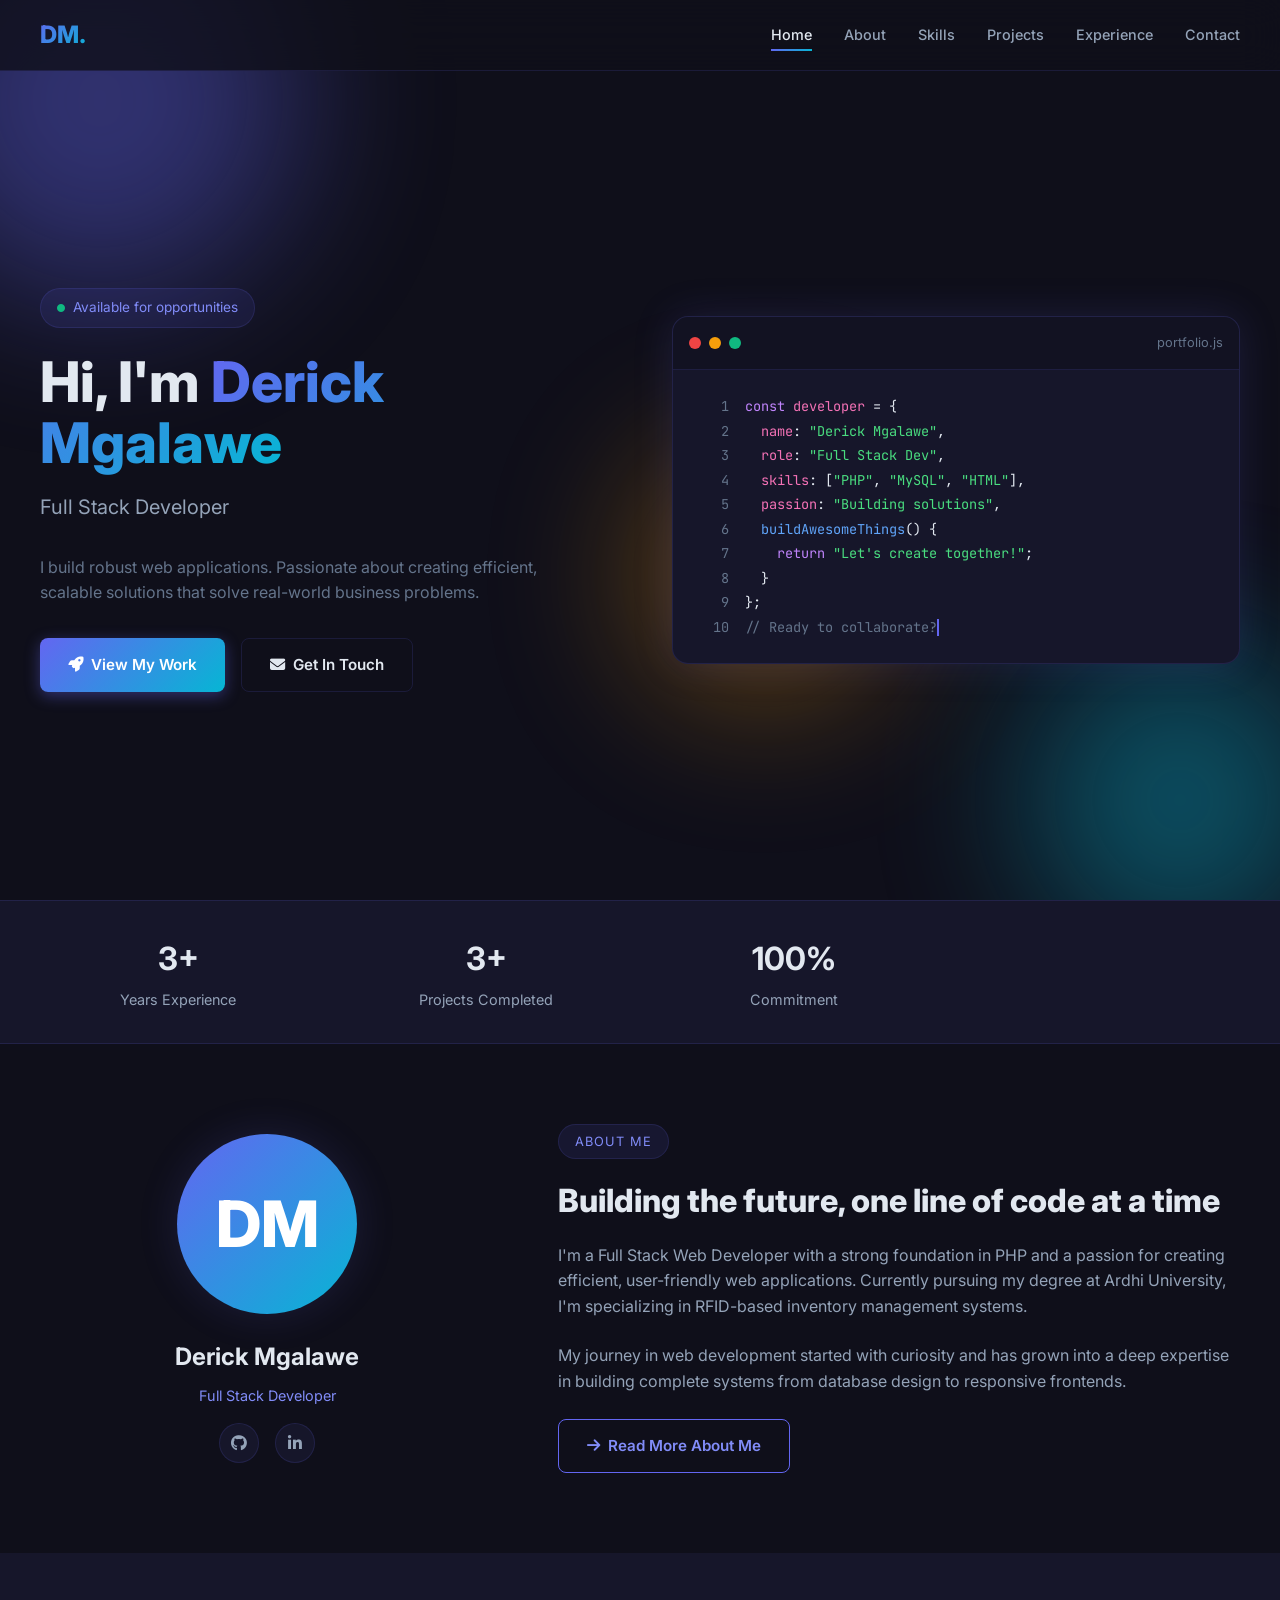
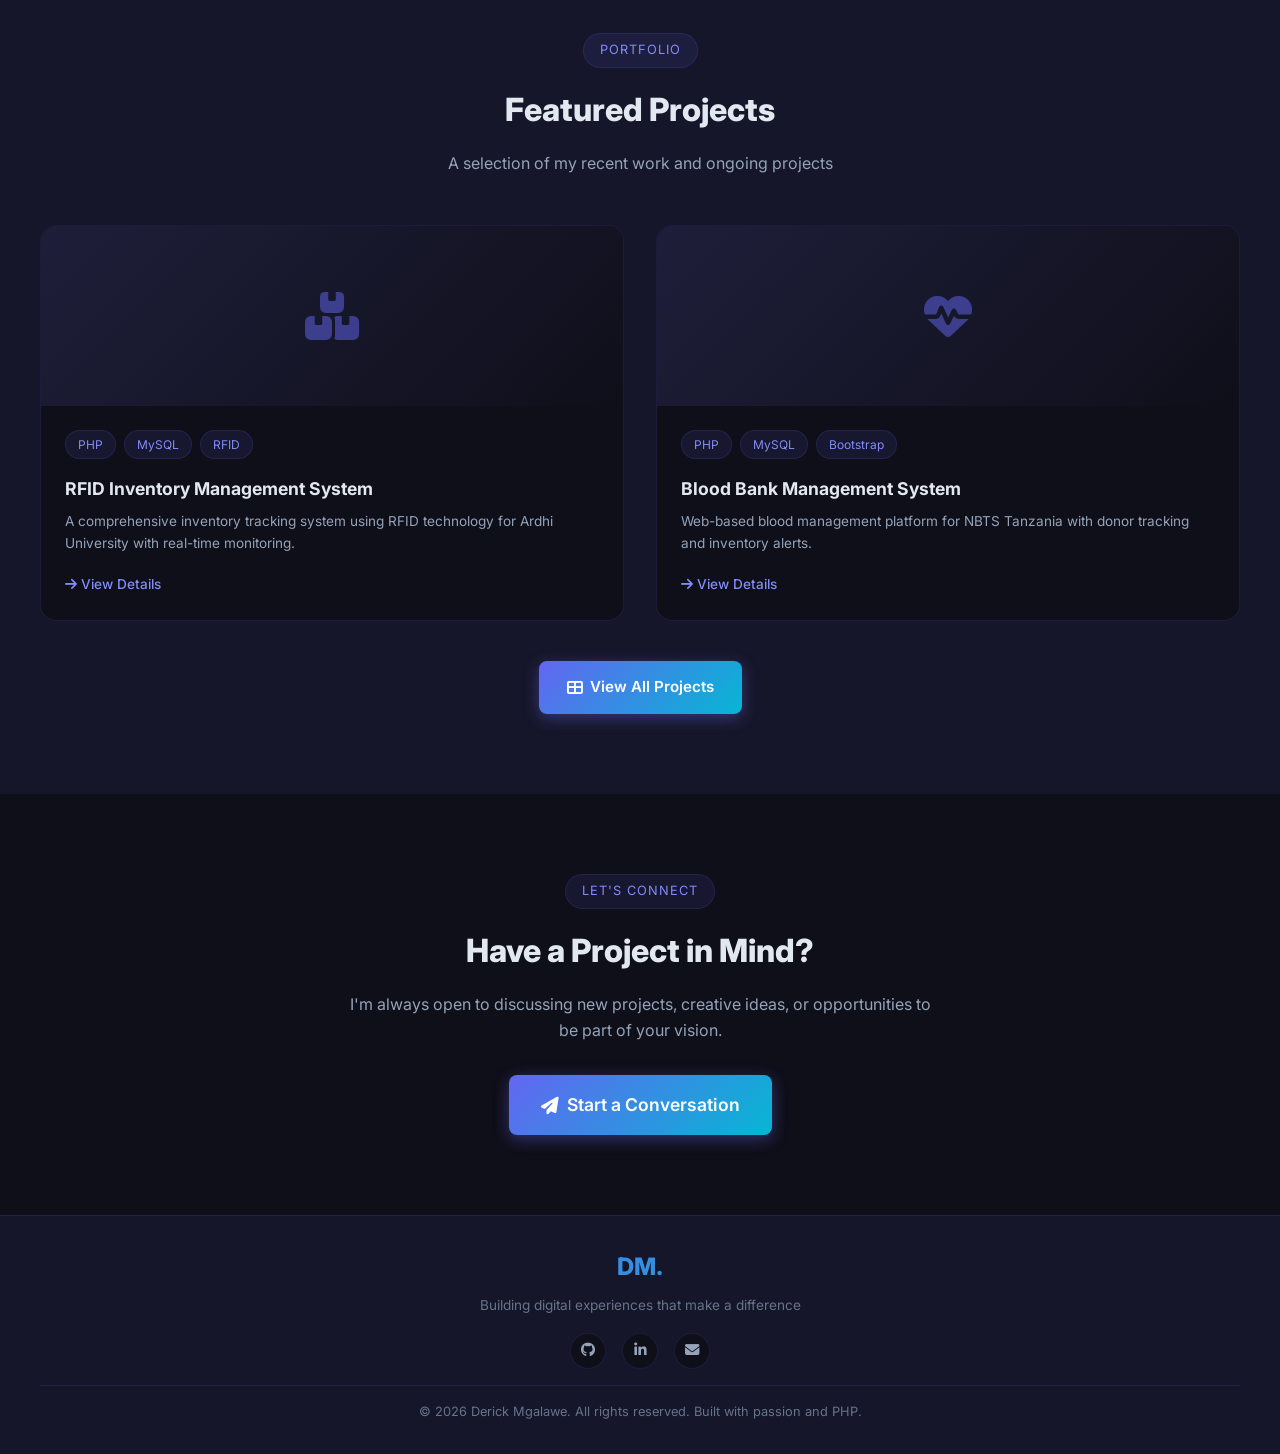
<file: index.html>
<!DOCTYPE html>
<html lang="en">
<head>
    <meta charset="UTF-8">
    <meta name="viewport" content="width=device-width, initial-scale=1.0">
    <title>Home | Derick Mgalawe</title>
    <meta name="description" content="Portfolio of Derick Mgalawe - Full Stack Web Developer specializing in PHP, RFID inventory systems, and modern web applications.">
    <meta name="keywords" content="Full Stack Developer, PHP Developer, RFID Systems, Web Development, Portfolio">
    <meta name="author" content="Derick Mgalawe">
    <meta property="og:title" content="Home | Derick Mgalawe">
    <meta property="og:description" content="Portfolio of Derick Mgalawe - Full Stack Web Developer specializing in PHP, RFID inventory systems, and modern web applications.">
    <meta property="og:type" content="website">
    <link rel="preconnect" href="https://fonts.googleapis.com">
    <link rel="preconnect" href="https://fonts.gstatic.com" crossorigin>
    <link href="https://fonts.googleapis.com/css2?family=Inter:wght@300;400;500;600;700;800&family=JetBrains+Mono:wght@400;500&display=swap" rel="stylesheet">
    <link rel="stylesheet" href="https://cdnjs.cloudflare.com/ajax/libs/font-awesome/6.5.1/css/all.min.css">
    <link rel="stylesheet" href="style.css">
</head>
<body>
    <div class="bg-animation">
        <div class="orb orb-1"></div>
        <div class="orb orb-2"></div>
        <div class="orb orb-3"></div>
    </div>

    <nav id="navbar">
        <div class="nav-container">
            <a href="index.html" class="logo" title="Derick Mgalawe Portfolio Home">DM.</a>
            <ul class="nav-links" id="navLinks">
                <li><a href="index.html" class="active" title="Home Page">Home</a></li>
                <li><a href="about.html"  title="About Me">About</a></li>
                <li><a href="skills.html"  title="My Skills">Skills</a></li>
                <li><a href="projects.html"  title="My Projects">Projects</a></li>
                <li><a href="experience.html"  title="My Experience">Experience</a></li>
                <li><a href="contact.html"  title="Contact Me">Contact</a></li>
            </ul>
            <button class="mobile-menu-btn" id="mobileMenuBtn" type="button" title="Toggle navigation menu" aria-label="Toggle navigation menu" aria-expanded="false">
                <i class="fas fa-bars" aria-hidden="true"></i>
                <span class="sr-only">Menu</span>
            </button>
        </div>
    </nav>

    <div class="page-content">
        <section class="hero">
            <div class="hero-container">
                <div class="reveal">
                    <div class="hero-badge"><i class="fas fa-circle" aria-hidden="true"></i> Available for opportunities</div>
                    <h1>Hi, I'm <span class="gradient-text">Derick Mgalawe</span></h1>
                    <p class="hero-subtitle">Full Stack Developer</p>
                    <p class="hero-description">I build robust web applications. Passionate about creating efficient, scalable solutions that solve real-world business problems.</p>
                    <div class="hero-buttons">
                        <a href="projects.html" class="btn btn-primary" title="View my portfolio projects"><i class="fas fa-rocket" aria-hidden="true"></i> View My Work</a>
                        <a href="contact.html" class="btn btn-secondary" title="Get in touch with me"><i class="fas fa-envelope" aria-hidden="true"></i> Get In Touch</a>
                    </div>
                </div>
                <div class="reveal">
                    <div class="code-window">
                        <div class="code-header">
                            <div class="code-dot red"></div>
                            <div class="code-dot yellow"></div>
                            <div class="code-dot green"></div>
                            <span class="code-filename">portfolio.js</span>
                        </div>
                        <div class="code-body">
                            <div class="code-line"><span class="line-num">1</span><span><span class="code-keyword">const</span> <span class="code-variable">developer</span> = {</span></div>
                            <div class="code-line"><span class="line-num">2</span><span>&nbsp;&nbsp;<span class="code-variable">name</span>: <span class="code-string">"Derick Mgalawe"</span>,</span></div>
                            <div class="code-line"><span class="line-num">3</span><span>&nbsp;&nbsp;<span class="code-variable">role</span>: <span class="code-string">"Full Stack Dev"</span>,</span></div>
                            <div class="code-line"><span class="line-num">4</span><span>&nbsp;&nbsp;<span class="code-variable">skills</span>: [<span class="code-string">"PHP"</span>, <span class="code-string">"MySQL"</span>, <span class="code-string">"HTML"</span>],</span></div>
                            <div class="code-line"><span class="line-num">5</span><span>&nbsp;&nbsp;<span class="code-variable">passion</span>: <span class="code-string">"Building solutions"</span>,</span></div>
                            <div class="code-line"><span class="line-num">6</span><span>&nbsp;&nbsp;<span class="code-function">buildAwesomeThings</span>() {</span></div>
                            <div class="code-line"><span class="line-num">7</span><span>&nbsp;&nbsp;&nbsp;&nbsp;<span class="code-keyword">return</span> <span class="code-string">"Let's create together!"</span>;</span></div>
                            <div class="code-line"><span class="line-num">8</span><span>&nbsp;&nbsp;}</span></div>
                            <div class="code-line"><span class="line-num">9</span><span>};</span></div>
                            <div class="code-line"><span class="line-num">10</span><span><span class="code-comment">// Ready to collaborate?</span><span class="typing-cursor"></span></span></div>
                        </div>
                    </div>
                </div>
            </div>
        </section>

        <div class="stats-bar">
            <div class="stats-container">
                <div class="reveal stat-item"><h1>3+</h1><p>Years Experience</p></div>
                <div class="reveal stat-item"><h1>3+</h1><p>Projects Completed</p></div>
                <div class="reveal stat-item"><h1>100%</h1><p>Commitment</p></div>
            </div>
        </div>

        <section class="home-about">
            <div class="home-about-container">
                <div class="reveal home-about-left">
                    <div class="home-avatar">DM</div>
                    <h3 class="home-about-name">Derick Mgalawe</h3>
                    <p class="home-about-role">Full Stack Developer</p>
                    <div class="home-social">
                        <a href="https://github.com/Risu005" target="_blank" rel="noopener noreferrer" aria-label="GitHub" title="Visit my GitHub profile"><i class="fab fa-github" aria-hidden="true"></i></a>
                        <a href="https://www.linkedin.com/in/derick-mgalawe-052174206/" target="_blank" rel="noopener noreferrer" aria-label="LinkedIn" title="Visit my LinkedIn profile"><i class="fab fa-linkedin-in" aria-hidden="true"></i></a>
                    </div>
                </div>
                <div class="reveal">
                    <span class="section-tag">About Me</span>
                    <h2 class="home-about-title">Building the future, one line of code at a time</h2>
                    <p class="home-about-text">I'm a Full Stack Web Developer with a strong foundation in PHP and a passion for creating efficient, user-friendly web applications. Currently pursuing my degree at Ardhi University, I'm specializing in RFID-based inventory management systems.</p>
                    <p class="home-about-text">My journey in web development started with curiosity and has grown into a deep expertise in building complete systems from database design to responsive frontends.</p>
                    <a href="about.html" class="btn btn-outline" title="Read more about me"><i class="fas fa-arrow-right" aria-hidden="true"></i> Read More About Me</a>
                </div>
            </div>
        </section>

        <section class="home-projects">
            <div class="home-projects-container">
                <div class="reveal home-projects-header">
                    <span class="section-tag">Portfolio</span>
                    <h2 class="home-about-title">Featured Projects</h2>
                    <p class="home-about-text">A selection of my recent work and ongoing projects</p>
                </div>
                <div class="home-projects-grid">
                    <div class="reveal project-preview">
                        <div class="project-preview-image"><i class="fas fa-boxes" aria-hidden="true"></i></div>
                        <div class="project-preview-content">
                            <div class="project-preview-tags">
                                <span class="project-tag">PHP</span>
                                <span class="project-tag">MySQL</span>
                                <span class="project-tag">RFID</span>
                            </div>
                            <h3 class="project-preview-title">RFID Inventory Management System</h3>
                            <p class="project-preview-desc">A comprehensive inventory tracking system using RFID technology for Ardhi University with real-time monitoring.</p>
                            <a href="projects.html" class="project-preview-link" title="View project details"><i class="fas fa-arrow-right" aria-hidden="true"></i> View Details</a>
                        </div>
                    </div>
                    <div class="reveal project-preview">
                        <div class="project-preview-image"><i class="fas fa-heartbeat" aria-hidden="true"></i></div>
                        <div class="project-preview-content">
                            <div class="project-preview-tags">
                                <span class="project-tag">PHP</span>
                                <span class="project-tag">MySQL</span>
                                <span class="project-tag">Bootstrap</span>
                            </div>
                            <h3 class="project-preview-title">Blood Bank Management System</h3>
                            <p class="project-preview-desc">Web-based blood management platform for NBTS Tanzania with donor tracking and inventory alerts.</p>
                            <a href="projects.html" class="project-preview-link" title="View project details"><i class="fas fa-arrow-right" aria-hidden="true"></i> View Details</a>
                        </div>
                    </div>
                </div></div>
                <div class="reveal home-projects-cta">
                    <a href="projects.html" class="btn btn-primary" title="View all my projects"><i class="fas fa-th-large" aria-hidden="true"></i> View All Projects</a>
                </div>
            </div>
        </section>

        <section class="home-cta">
            <div class="reveal home-cta-content">
                <span class="section-tag">Let's Connect</span>
                <h2 class="home-cta-title">Have a Project in Mind?</h2>
                <p class="home-cta-text">I'm always open to discussing new projects, creative ideas, or opportunities to be part of your vision.</p>
                <a href="contact.html" class="btn btn-primary btn-lg" title="Start a conversation with me"><i class="fas fa-paper-plane" aria-hidden="true"></i> Start a Conversation</a>
            </div>
        </section>
    </div>

    <footer>
        <div class="footer-content">
            <div class="footer-logo">DM.</div>
            <p class="footer-text">Building digital experiences that make a difference</p>
            <div class="footer-social">
                <a href="https://github.com/Risu005" target="_blank" rel="noopener noreferrer" aria-label="GitHub" title="Visit my GitHub profile"><i class="fab fa-github" aria-hidden="true"></i></a>
                <a href="https://www.linkedin.com/in/derick-mgalawe-052174206/" target="_blank" rel="noopener noreferrer" aria-label="LinkedIn" title="Visit my LinkedIn profile"><i class="fab fa-linkedin-in" aria-hidden="true"></i></a>
                <a href="mailto:derickgilbert001@gmail.com" aria-label="Email" title="Send me an email"><i class="fas fa-envelope" aria-hidden="true"></i></a>
            </div>
            <div class="footer-bottom"><p>&copy; 2026 Derick Mgalawe. All rights reserved. Built with passion and PHP.</p></div>
        </div>
    </footer>

    <button class="scroll-top" id="scrollTop" type="button" title="Scroll to top of page" aria-label="Scroll to top">
        <i class="fas fa-arrow-up" aria-hidden="true"></i>
        <span class="sr-only">Scroll to top</span>
    </button>

    <script>
        const mobileMenuBtn = document.getElementById('mobileMenuBtn');
        const navLinks = document.getElementById('navLinks');
        mobileMenuBtn.addEventListener('click', () => {
            const isOpen = navLinks.classList.toggle('active');
            mobileMenuBtn.setAttribute('aria-expanded', isOpen);
            const icon = mobileMenuBtn.querySelector('i');
            icon.classList.toggle('fa-bars');
            icon.classList.toggle('fa-times');
        });
        document.querySelectorAll('.nav-links a').forEach(link => {
            link.addEventListener('click', () => {
                navLinks.classList.remove('active');
                mobileMenuBtn.setAttribute('aria-expanded', 'false');
                const icon = mobileMenuBtn.querySelector('i');
                icon.classList.add('fa-bars');
                icon.classList.remove('fa-times');
            });
        });
        const navbar = document.getElementById('navbar');
        window.addEventListener('scroll', () => navbar.classList.toggle('scrolled', window.scrollY > 50));
        const scrollTop = document.getElementById('scrollTop');
        window.addEventListener('scroll', () => scrollTop.classList.toggle('visible', window.scrollY > 500));
        scrollTop.addEventListener('click', () => window.scrollTo({ top: 0, behavior: 'smooth' }));
        const observer = new IntersectionObserver((entries) => {
            entries.forEach(entry => {
                if (entry.isIntersecting) {
                    entry.target.classList.add('active');
                    entry.target.querySelectorAll('.skill-progress').forEach(bar => bar.classList.add('animate'));
                }
            });
        }, { threshold: 0.1, rootMargin: '0px 0px -50px 0px' });
        document.querySelectorAll('.reveal').forEach(el => observer.observe(el));
    </script>
</body>
</html>
</file>
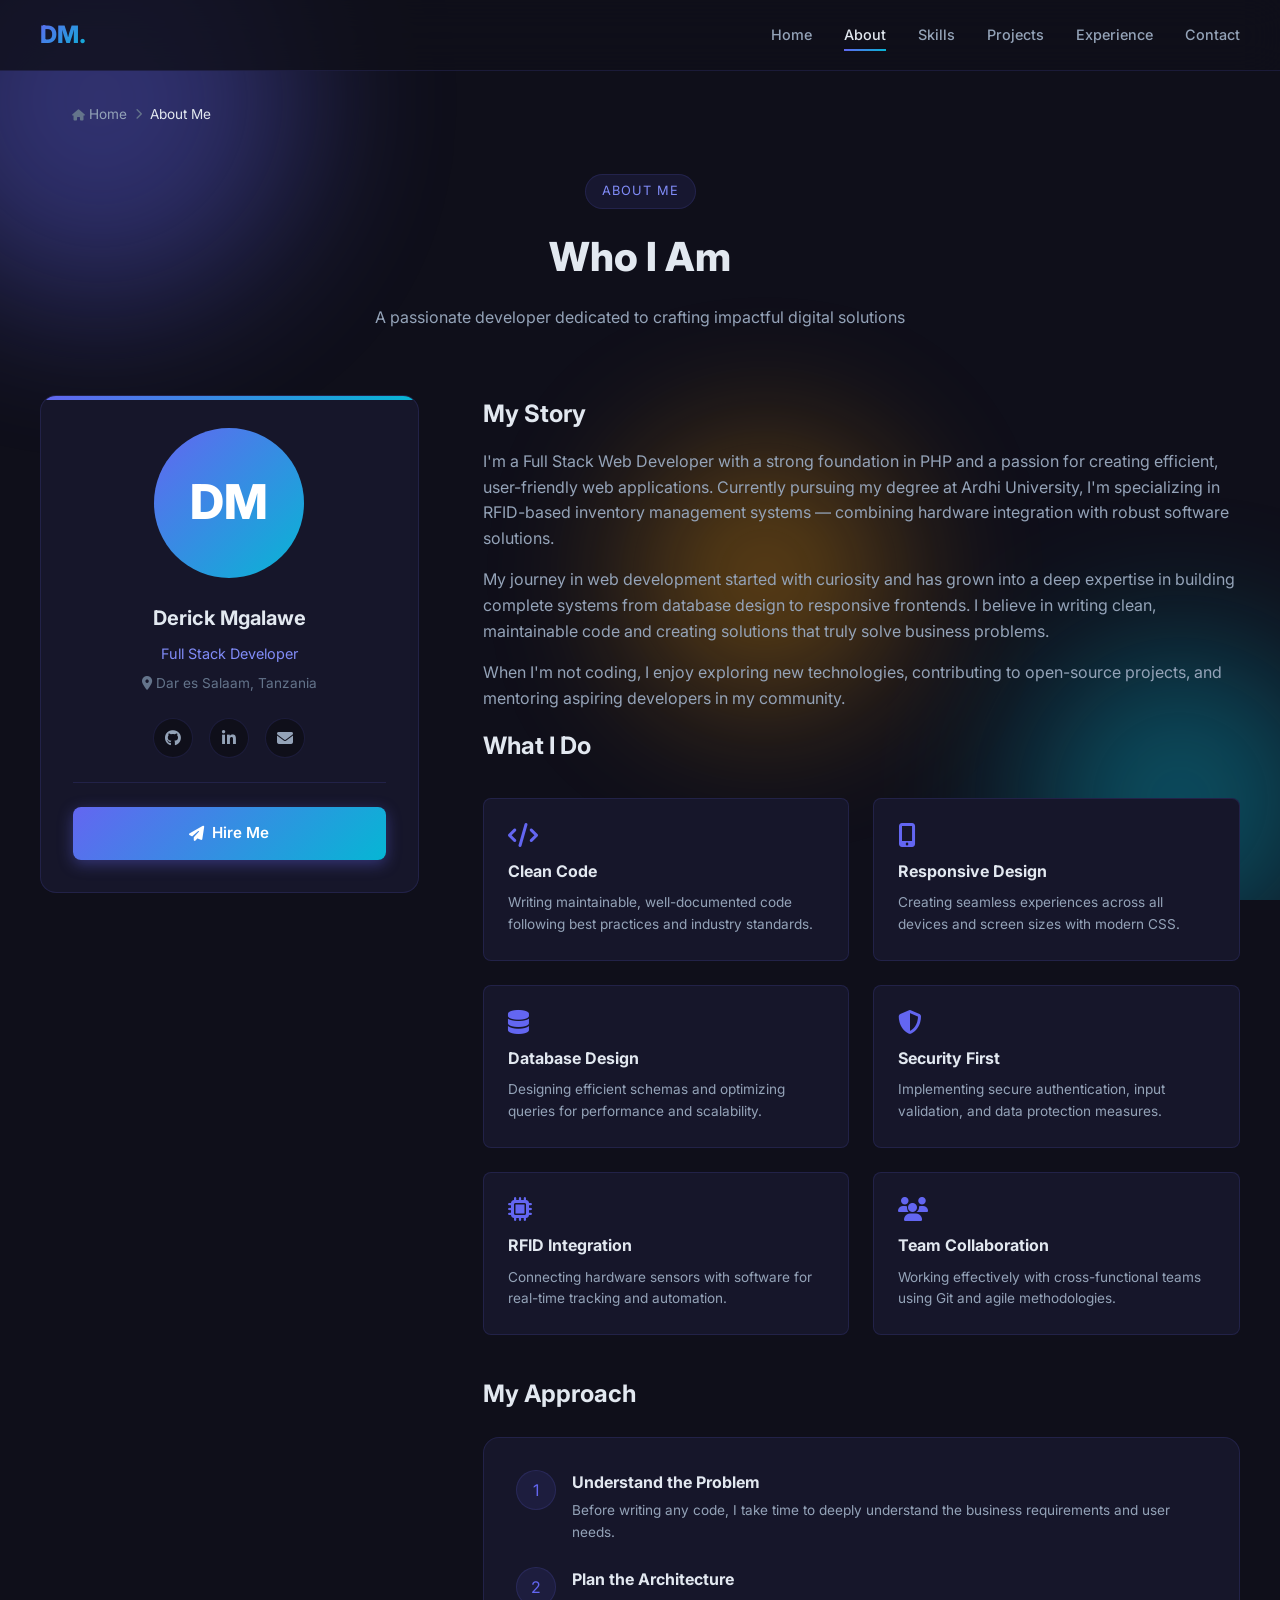
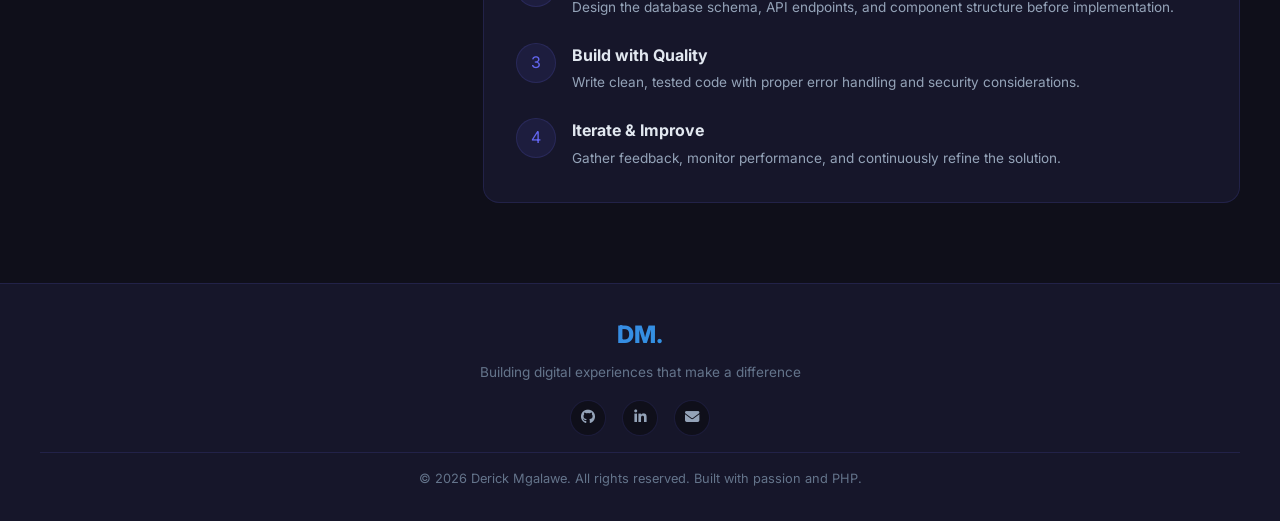
<file: about.html>
<!DOCTYPE html>
<html lang="en">
<head>
    <meta charset="UTF-8">
    <meta name="viewport" content="width=device-width, initial-scale=1.0">
    <title>About | Derick Mgalawe</title>
    <meta name="description" content="Learn more about Derick Mgalawe - Full Stack Developer, his story, skills, and approach to building digital solutions.">
    <meta name="keywords" content="Full Stack Developer, PHP Developer, RFID Systems, Web Development, Portfolio">
    <meta name="author" content="Derick Mgalawe">
    <meta property="og:title" content="About | Derick Mgalawe">
    <meta property="og:description" content="Learn more about Derick Mgalawe - Full Stack Developer, his story, skills, and approach to building digital solutions.">
    <meta property="og:type" content="website">
    <link rel="preconnect" href="https://fonts.googleapis.com">
    <link rel="preconnect" href="https://fonts.gstatic.com" crossorigin>
    <link href="https://fonts.googleapis.com/css2?family=Inter:wght@300;400;500;600;700;800&family=JetBrains+Mono:wght@400;500&display=swap" rel="stylesheet">
    <link rel="stylesheet" href="https://cdnjs.cloudflare.com/ajax/libs/font-awesome/6.5.1/css/all.min.css">
    <link rel="stylesheet" href="style.css">
</head>
<body>
    <div class="bg-animation">
        <div class="orb orb-1"></div>
        <div class="orb orb-2"></div>
        <div class="orb orb-3"></div>
    </div>

    <nav id="navbar">
        <div class="nav-container">
            <a href="index.html" class="logo" title="Derick Mgalawe Portfolio Home">DM.</a>
            <ul class="nav-links" id="navLinks">
                <li><a href="index.html"  title="Home Page">Home</a></li>
                <li><a href="about.html" class="active" title="About Me">About</a></li>
                <li><a href="skills.html"  title="My Skills">Skills</a></li>
                <li><a href="projects.html"  title="My Projects">Projects</a></li>
                <li><a href="experience.html"  title="My Experience">Experience</a></li>
                <li><a href="contact.html"  title="Contact Me">Contact</a></li>
            </ul>
            <button class="mobile-menu-btn" id="mobileMenuBtn" type="button" title="Toggle navigation menu" aria-label="Toggle navigation menu" aria-expanded="false">
                <i class="fas fa-bars" aria-hidden="true"></i>
                <span class="sr-only">Menu</span>
            </button>
        </div>
    </nav>

    <div class="page-content">
        <div class="breadcrumb">
            <a href="index.html" title="Go to home page"><i class="fas fa-home" aria-hidden="true"></i> Home</a>
            <i class="fas fa-chevron-right" aria-hidden="true"></i>
            <span>About Me</span>
        </div>

        <section class="about-section">
            <div class="about-container">
                <div class="reveal about-header">
                    <span class="section-tag">About Me</span>
                    <h1>Who I Am</h1>
                    <p>A passionate developer dedicated to crafting impactful digital solutions</p>
                </div>

                <div class="about-grid">
                    <div class="reveal">
                        <div class="about-profile">
                            <div class="about-avatar">DM</div>
                            <h3 class="about-name">Derick Mgalawe</h3>
                            <p class="about-role">Full Stack Developer</p>
                            <p class="about-location"><i class="fas fa-map-marker-alt" aria-hidden="true"></i> Dar es Salaam, Tanzania</p>
                            <div class="about-social">
                                <a href="https://github.com/Risu005" target="_blank" rel="noopener noreferrer" aria-label="GitHub" title="Visit my GitHub profile"><i class="fab fa-github" aria-hidden="true"></i></a>
                                <a href="https://www.linkedin.com/in/derick-mgalawe-052174206/" target="_blank" rel="noopener noreferrer" aria-label="LinkedIn" title="Visit my LinkedIn profile"><i class="fab fa-linkedin-in" aria-hidden="true"></i></a>
                                <a href="mailto:derickgilbert001@gmail.com" aria-label="Email" title="Send me an email"><i class="fas fa-envelope" aria-hidden="true"></i></a>
                            </div>
                            <div class="about-hire-wrap">
                                <a href="contact.html" class="btn btn-primary about-hire-btn" title="Hire me for your project"><i class="fas fa-paper-plane" aria-hidden="true"></i> Hire Me</a>
                            </div>
                        </div>
                    </div>

                    <div class="about-content">
                        <div class="reveal">
                            <h2>My Story</h2>
                            <p>I'm a Full Stack Web Developer with a strong foundation in PHP and a passion for creating efficient, user-friendly web applications. Currently pursuing my degree at Ardhi University, I'm specializing in RFID-based inventory management systems — combining hardware integration with robust software solutions.</p>
                            <p>My journey in web development started with curiosity and has grown into a deep expertise in building complete systems from database design to responsive frontends. I believe in writing clean, maintainable code and creating solutions that truly solve business problems.</p>
                            <p>When I'm not coding, I enjoy exploring new technologies, contributing to open-source projects, and mentoring aspiring developers in my community.</p>
                        </div>

                        <div class="reveal">
                            <h2>What I Do</h2>
                            <div class="about-cards">
                                <div class="about-card">
                                    <i class="fas fa-code" aria-hidden="true"></i>
                                    <h4>Clean Code</h4>
                                    <p>Writing maintainable, well-documented code following best practices and industry standards.</p>
                                </div>
                                <div class="about-card">
                                    <i class="fas fa-mobile-alt" aria-hidden="true"></i>
                                    <h4>Responsive Design</h4>
                                    <p>Creating seamless experiences across all devices and screen sizes with modern CSS.</p>
                                </div>
                                <div class="about-card">
                                    <i class="fas fa-database" aria-hidden="true"></i>
                                    <h4>Database Design</h4>
                                    <p>Designing efficient schemas and optimizing queries for performance and scalability.</p>
                                </div>
                                <div class="about-card">
                                    <i class="fas fa-shield-alt" aria-hidden="true"></i>
                                    <h4>Security First</h4>
                                    <p>Implementing secure authentication, input validation, and data protection measures.</p>
                                </div>
                                <div class="about-card">
                                    <i class="fas fa-microchip" aria-hidden="true"></i>
                                    <h4>RFID Integration</h4>
                                    <p>Connecting hardware sensors with software for real-time tracking and automation.</p>
                                </div>
                                <div class="about-card">
                                    <i class="fas fa-users" aria-hidden="true"></i>
                                    <h4>Team Collaboration</h4>
                                    <p>Working effectively with cross-functional teams using Git and agile methodologies.</p>
                                </div>
                            </div>
                        </div>

                        <div class="reveal about-approach">
                            <h2>My Approach</h2>
                            <div class="about-approach-card">
                                <div class="about-step">
                                    <div class="about-step-num">1</div>
                                    <div>
                                        <h4>Understand the Problem</h4>
                                        <p>Before writing any code, I take time to deeply understand the business requirements and user needs.</p>
                                    </div>
                                </div>
                                <div class="about-step">
                                    <div class="about-step-num">2</div>
                                    <div>
                                        <h4>Plan the Architecture</h4>
                                        <p>Design the database schema, API endpoints, and component structure before implementation.</p>
                                    </div>
                                </div>
                                <div class="about-step">
                                    <div class="about-step-num">3</div>
                                    <div>
                                        <h4>Build with Quality</h4>
                                        <p>Write clean, tested code with proper error handling and security considerations.</p>
                                    </div>
                                </div>
                                <div class="about-step">
                                    <div class="about-step-num">4</div>
                                    <div>
                                        <h4>Iterate & Improve</h4>
                                        <p>Gather feedback, monitor performance, and continuously refine the solution.</p>
                                    </div>
                                </div>
                            </div>
                        </div>
                    </div>
                </div>
            </div>
        </section>
    </div>

    <footer>
        <div class="footer-content">
            <div class="footer-logo">DM.</div>
            <p class="footer-text">Building digital experiences that make a difference</p>
            <div class="footer-social">
                <a href="https://github.com" target="_blank" rel="noopener noreferrer" aria-label="GitHub" title="Visit my GitHub profile"><i class="fab fa-github" aria-hidden="true"></i></a>
                <a href="https://linkedin.com" target="_blank" rel="noopener noreferrer" aria-label="LinkedIn" title="Visit my LinkedIn profile"><i class="fab fa-linkedin-in" aria-hidden="true"></i></a>
                <a href="mailto:derickgilbert001@gmail.com" aria-label="Email" title="Send me an email"><i class="fas fa-envelope" aria-hidden="true"></i></a>
            </div>
            <div class="footer-bottom"><p>&copy; 2026 Derick Mgalawe. All rights reserved. Built with passion and PHP.</p></div>
        </div>
    </footer>

    <button class="scroll-top" id="scrollTop" type="button" title="Scroll to top of page" aria-label="Scroll to top">
        <i class="fas fa-arrow-up" aria-hidden="true"></i>
        <span class="sr-only">Scroll to top</span>
    </button>

    <script>
        const mobileMenuBtn = document.getElementById('mobileMenuBtn');
        const navLinks = document.getElementById('navLinks');
        mobileMenuBtn.addEventListener('click', () => {
            const isOpen = navLinks.classList.toggle('active');
            mobileMenuBtn.setAttribute('aria-expanded', isOpen);
            const icon = mobileMenuBtn.querySelector('i');
            icon.classList.toggle('fa-bars');
            icon.classList.toggle('fa-times');
        });
        document.querySelectorAll('.nav-links a').forEach(link => {
            link.addEventListener('click', () => {
                navLinks.classList.remove('active');
                mobileMenuBtn.setAttribute('aria-expanded', 'false');
                const icon = mobileMenuBtn.querySelector('i');
                icon.classList.add('fa-bars');
                icon.classList.remove('fa-times');
            });
        });
        const navbar = document.getElementById('navbar');
        window.addEventListener('scroll', () => navbar.classList.toggle('scrolled', window.scrollY > 50));
        const scrollTop = document.getElementById('scrollTop');
        window.addEventListener('scroll', () => scrollTop.classList.toggle('visible', window.scrollY > 500));
        scrollTop.addEventListener('click', () => window.scrollTo({ top: 0, behavior: 'smooth' }));
        const observer = new IntersectionObserver((entries) => {
            entries.forEach(entry => {
                if (entry.isIntersecting) {
                    entry.target.classList.add('active');
                    entry.target.querySelectorAll('.skill-progress').forEach(bar => bar.classList.add('animate'));
                }
            });
        }, { threshold: 0.1, rootMargin: '0px 0px -50px 0px' });
        document.querySelectorAll('.reveal').forEach(el => observer.observe(el));
    </script>
</body>
</html>
</file>
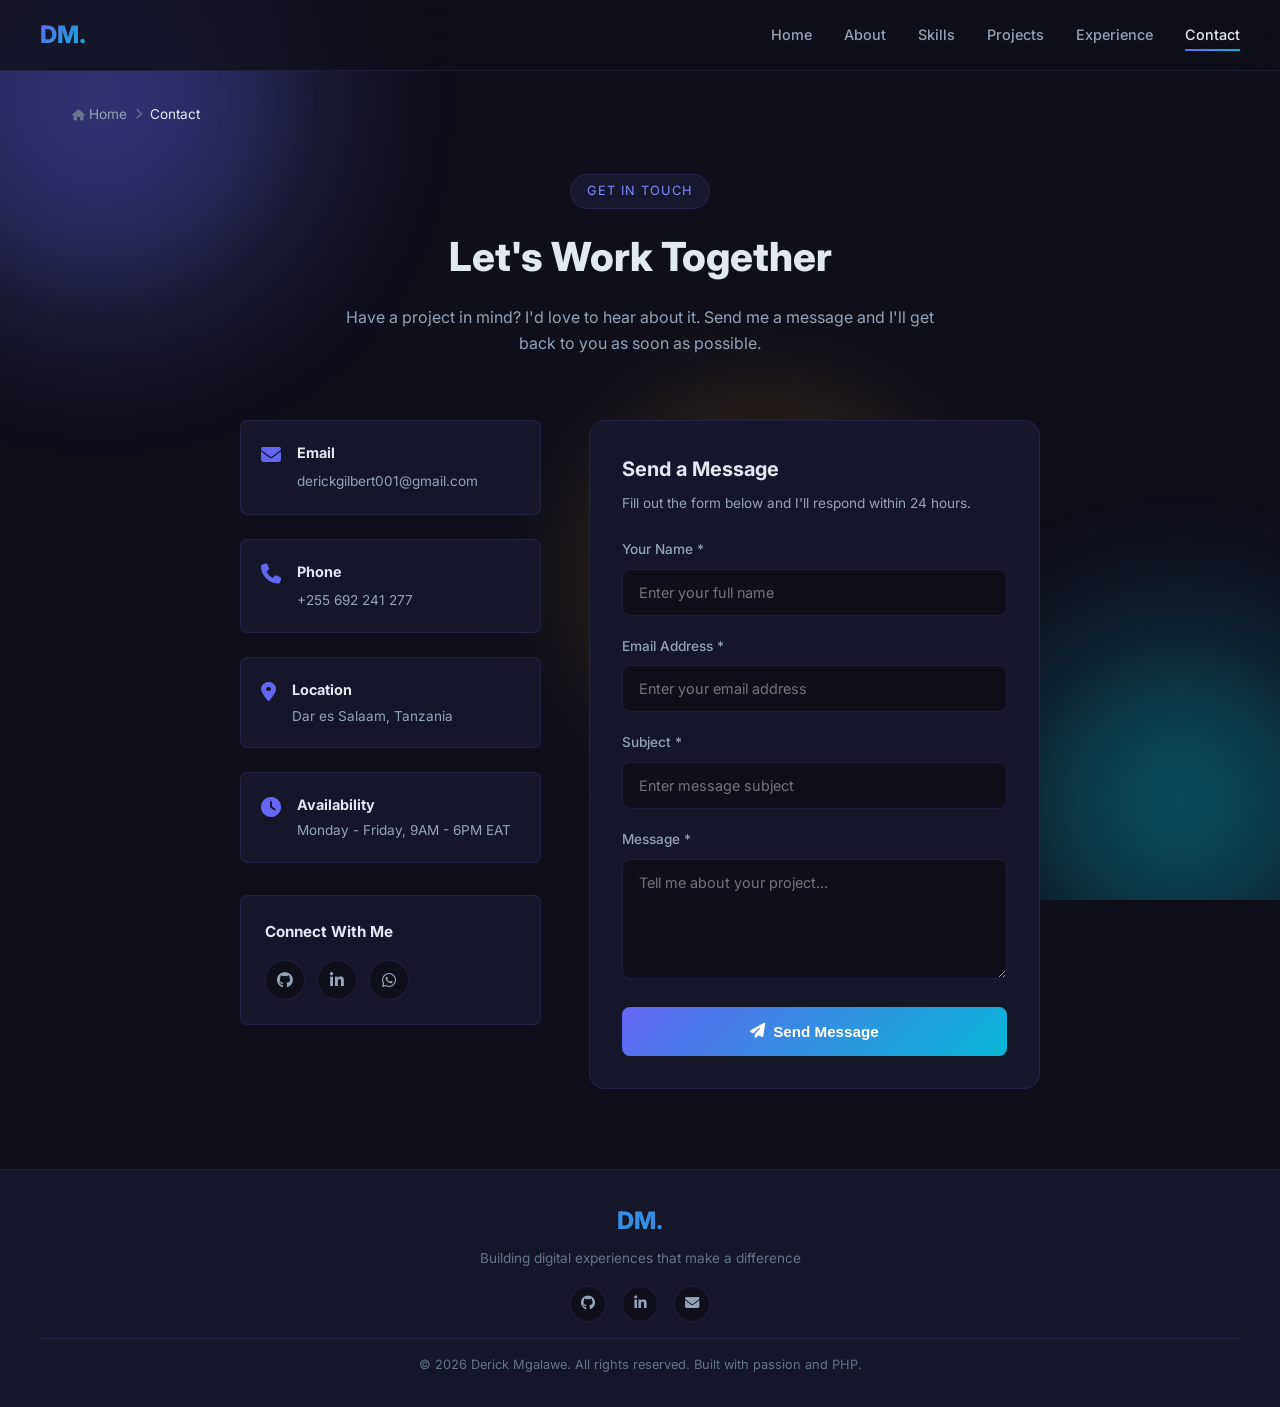
<file: contact.html>
<!DOCTYPE html>
<html lang="en">
<head>
    <meta charset="UTF-8">
    <meta name="viewport" content="width=device-width, initial-scale=1.0">
    <title>Contact | Derick Mgalawe</title>
    <meta name="description" content="Get in touch with Derick Mgalawe - Full Stack Developer. Send a message for project inquiries, collaborations, or opportunities.">
    <meta name="keywords" content="Full Stack Developer, PHP Developer, RFID Systems, Web Development, Portfolio">
    <meta name="author" content="Derick Mgalawe">
    <meta property="og:title" content="Contact | Derick Mgalawe">
    <meta property="og:description" content="Get in touch with Derick Mgalawe - Full Stack Developer. Send a message for project inquiries, collaborations, or opportunities.">
    <meta property="og:type" content="website">
    <link rel="preconnect" href="https://fonts.googleapis.com">
    <link rel="preconnect" href="https://fonts.gstatic.com" crossorigin>
    <link href="https://fonts.googleapis.com/css2?family=Inter:wght@300;400;500;600;700;800&family=JetBrains+Mono:wght@400;500&display=swap" rel="stylesheet">
    <link rel="stylesheet" href="https://cdnjs.cloudflare.com/ajax/libs/font-awesome/6.5.1/css/all.min.css">
    <link rel="stylesheet" href="style.css">
</head>
<body>
    <div class="bg-animation">
        <div class="orb orb-1"></div>
        <div class="orb orb-2"></div>
        <div class="orb orb-3"></div>
    </div>

    <nav id="navbar">
        <div class="nav-container">
            <a href="index.html" class="logo" title="Derick Mgalawe Portfolio Home">DM.</a>
            <ul class="nav-links" id="navLinks">
                <li><a href="index.html"  title="Home Page">Home</a></li>
                <li><a href="about.html"  title="About Me">About</a></li>
                <li><a href="skills.html"  title="My Skills">Skills</a></li>
                <li><a href="projects.html"  title="My Projects">Projects</a></li>
                <li><a href="experience.html"  title="My Experience">Experience</a></li>
                <li><a href="contact.html" class="active" title="Contact Me">Contact</a></li>
            </ul>
            <button class="mobile-menu-btn" id="mobileMenuBtn" type="button" title="Toggle navigation menu" aria-label="Toggle navigation menu" aria-expanded="false">
                <i class="fas fa-bars" aria-hidden="true"></i>
                <span class="sr-only">Menu</span>
            </button>
        </div>
    </nav>

    <div class="page-content">
        <div class="breadcrumb">
            <a href="index.html" title="Go to home page"><i class="fas fa-home" aria-hidden="true"></i> Home</a>
            <i class="fas fa-chevron-right" aria-hidden="true"></i>
            <span>Contact</span>
        </div>

        <section class="contact-section">
            <div class="contact-container">
                <div class="reveal contact-header">
                    <span class="section-tag">Get In Touch</span>
                    <h1>Let's Work Together</h1>
                    <p>Have a project in mind? I'd love to hear about it. Send me a message and I'll get back to you as soon as possible.</p>
                </div>

                <div class="contact-grid">
                    <div class="reveal">
                        <div class="contact-info">
                            <div class="contact-item">
                                <i class="fas fa-envelope" aria-hidden="true"></i>
                                <div>
                                    <h4>Email</h4>
                                    <a href="mailto:derickgilbert001@gmail.com" title="Send me an email">derickgilbert001@gmail.com</a>
                                </div>
                            </div>
                            <div class="contact-item">
                                <i class="fas fa-phone" aria-hidden="true"></i>
                                <div>
                                    <h4>Phone</h4>
                                    <a href="tel:+25569241277" title="Call me">+255 692 241 277</a>
                                </div>
                            </div>
                            <div class="contact-item">
                                <i class="fas fa-map-marker-alt" aria-hidden="true"></i>
                                <div>
                                    <h4>Location</h4>
                                    <p>Dar es Salaam, Tanzania</p>
                                </div>
                            </div>
                            <div class="contact-item">
                                <i class="fas fa-clock" aria-hidden="true"></i>
                                <div>
                                    <h4>Availability</h4>
                                    <p>Monday - Friday, 9AM - 6PM EAT</p>
                                </div>
                            </div>
                        </div>

                        <div class="contact-social-box">
                            <h4>Connect With Me</h4>
                            <div class="contact-social-links">
                                <a href="https://github.com/Risu005" target="_blank" rel="noopener noreferrer" aria-label="GitHub" title="Visit my GitHub profile"><i class="fab fa-github" aria-hidden="true"></i></a>
                                <a href="https://www.linkedin.com/in/derick-mgalawe-052174206/" target="_blank" rel="noopener noreferrer" aria-label="LinkedIn" title="Visit my LinkedIn profile"><i class="fab fa-linkedin-in" aria-hidden="true"></i></a>
                                <a href="https://wa.me/255692241277" target="_blank" rel="noopener noreferrer" aria-label="WhatsApp" title="Message me on WhatsApp"><i class="fab fa-whatsapp" aria-hidden="true"></i></a>
                            </div>
                        </div>
                    </div>

                    <div class="reveal">
                        <div class="contact-form-box">
                            <h3 class="contact-form-title">Send a Message</h3>
                            <p class="contact-form-subtitle">Fill out the form below and I'll respond within 24 hours.</p>
                            <form id="contactForm" action="contact.php" method="POST" novalidate>
                                <div class="form-group">
                                    <label class="form-label" for="contact-name">Your Name <span aria-label="required">*</span></label>
                                    <input type="text" id="contact-name" name="name" class="form-input" placeholder="Enter your full name" title="Enter your full name" required aria-required="true">
                                </div>
                                <div class="form-group">
                                    <label class="form-label" for="contact-email">Email Address <span aria-label="required">*</span></label>
                                    <input type="email" id="contact-email" name="email" class="form-input" placeholder="Enter your email address" title="Enter your email address" required aria-required="true">
                                </div>
                                <div class="form-group">
                                    <label class="form-label" for="contact-subject">Subject <span aria-label="required">*</span></label>
                                    <input type="text" id="contact-subject" name="subject" class="form-input" placeholder="Enter message subject" title="Enter message subject" required aria-required="true">
                                </div>
                                <div class="form-group">
                                    <label class="form-label" for="contact-message">Message <span aria-label="required">*</span></label>
                                    <textarea id="contact-message" name="message" class="form-textarea" placeholder="Tell me about your project..." title="Describe your project or inquiry" required aria-required="true"></textarea>
                                </div>
                                <div class="honeypot">
                                    <label for="contact-website">Leave this field empty</label>
                                    <input type="text" id="contact-website" name="website" tabindex="-1" autocomplete="off" title="Leave this field empty">
                                </div>
                                <button type="submit" class="form-submit" id="submitBtn" title="Send your message"><i class="fas fa-paper-plane" aria-hidden="true"></i> Send Message</button>
                                <div class="form-message" id="formMessage" role="alert" aria-live="polite"></div>
                            </form>
                        </div>
                    </div>
                </div>
            </div>
        </section>
    </div>

    <script>
        const contactForm = document.getElementById('contactForm');
        const submitBtn = document.getElementById('submitBtn');
        const formMessage = document.getElementById('formMessage');
        contactForm.addEventListener('submit', async (e) => {
            e.preventDefault();
            submitBtn.disabled = true;
            submitBtn.innerHTML = '<i class="fas fa-spinner fa-spin" aria-hidden="true"></i> Sending...';
            try {
                const response = await fetch('contact.php', { method: 'POST', body: new FormData(contactForm) });
                const result = await response.json();
                formMessage.className = result.success ? 'form-message success' : 'form-message error';
                formMessage.textContent = result.message || 'Something went wrong.';
                formMessage.style.display = 'block';
                if (result.success) contactForm.reset();
            } catch (error) {
                formMessage.className = 'form-message error';
                formMessage.textContent = 'Network error. Please try again.';
                formMessage.style.display = 'block';
            } finally {
                submitBtn.disabled = false;
                submitBtn.innerHTML = '<i class="fas fa-paper-plane" aria-hidden="true"></i> Send Message';
                setTimeout(() => { formMessage.style.display = 'none'; }, 5000);
            }
        });
    </script>

    <footer>
        <div class="footer-content">
            <div class="footer-logo">DM.</div>
            <p class="footer-text">Building digital experiences that make a difference</p>
            <div class="footer-social">
                <a href="https://github.com/Risu005" target="_blank" rel="noopener noreferrer" aria-label="GitHub" title="Visit my GitHub profile"><i class="fab fa-github" aria-hidden="true"></i></a>
                <a href="https://www.linkedin.com/in/derick-mgalawe-052174206/" target="_blank" rel="noopener noreferrer" aria-label="LinkedIn" title="Visit my LinkedIn profile"><i class="fab fa-linkedin-in" aria-hidden="true"></i></a>
                <a href="mailto:derickgilbert001@gmail.com" aria-label="Email" title="Send me an email"><i class="fas fa-envelope" aria-hidden="true"></i></a>
            </div>
            <div class="footer-bottom"><p>&copy; 2026 Derick Mgalawe. All rights reserved. Built with passion and PHP.</p></div>
        </div>
    </footer>

    <button class="scroll-top" id="scrollTop" type="button" title="Scroll to top of page" aria-label="Scroll to top">
        <i class="fas fa-arrow-up" aria-hidden="true"></i>
        <span class="sr-only">Scroll to top</span>
    </button>

    <script>
        const mobileMenuBtn = document.getElementById('mobileMenuBtn');
        const navLinks = document.getElementById('navLinks');
        mobileMenuBtn.addEventListener('click', () => {
            const isOpen = navLinks.classList.toggle('active');
            mobileMenuBtn.setAttribute('aria-expanded', isOpen);
            const icon = mobileMenuBtn.querySelector('i');
            icon.classList.toggle('fa-bars');
            icon.classList.toggle('fa-times');
        });
        document.querySelectorAll('.nav-links a').forEach(link => {
            link.addEventListener('click', () => {
                navLinks.classList.remove('active');
                mobileMenuBtn.setAttribute('aria-expanded', 'false');
                const icon = mobileMenuBtn.querySelector('i');
                icon.classList.add('fa-bars');
                icon.classList.remove('fa-times');
            });
        });
        const navbar = document.getElementById('navbar');
        window.addEventListener('scroll', () => navbar.classList.toggle('scrolled', window.scrollY > 50));
        const scrollTop = document.getElementById('scrollTop');
        window.addEventListener('scroll', () => scrollTop.classList.toggle('visible', window.scrollY > 500));
        scrollTop.addEventListener('click', () => window.scrollTo({ top: 0, behavior: 'smooth' }));
        const observer = new IntersectionObserver((entries) => {
            entries.forEach(entry => {
                if (entry.isIntersecting) {
                    entry.target.classList.add('active');
                    entry.target.querySelectorAll('.skill-progress').forEach(bar => bar.classList.add('animate'));
                }
            });
        }, { threshold: 0.1, rootMargin: '0px 0px -50px 0px' });
        document.querySelectorAll('.reveal').forEach(el => observer.observe(el));
    </script>
</body>
</html>
</file>
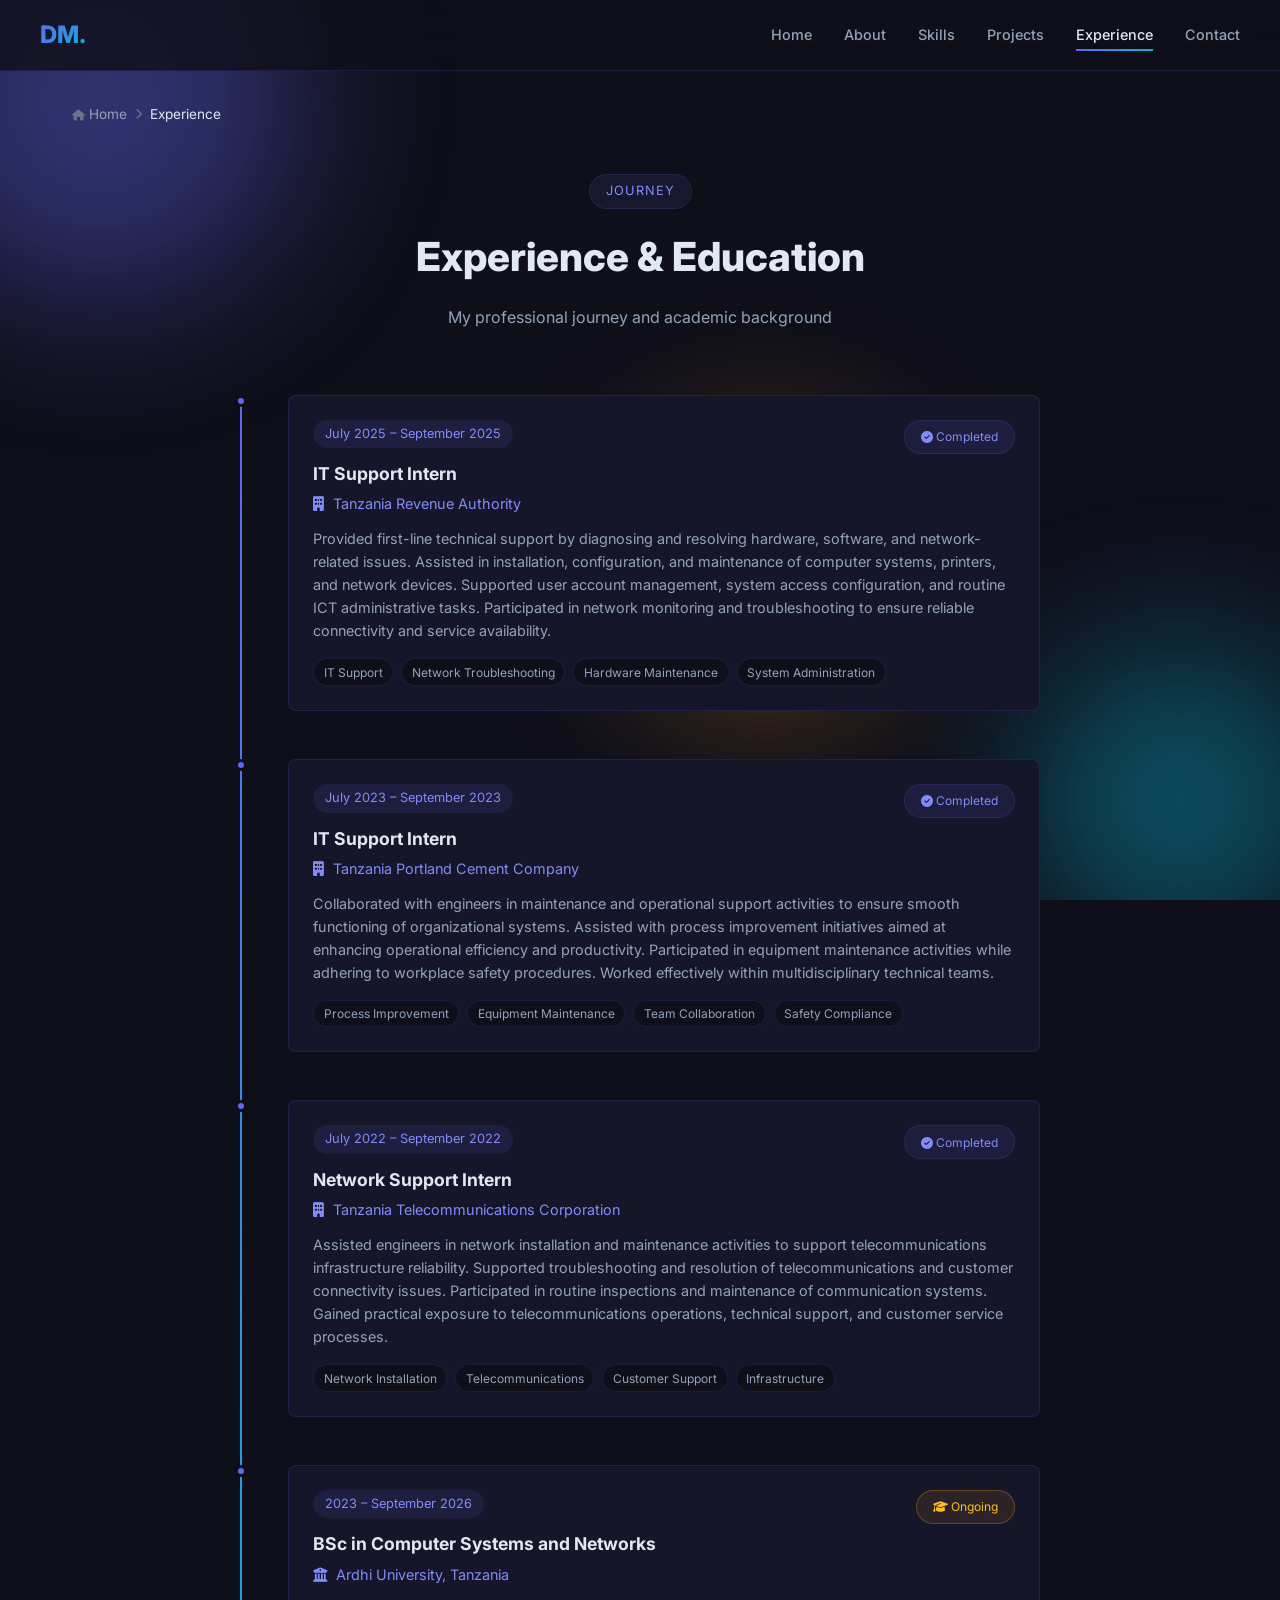
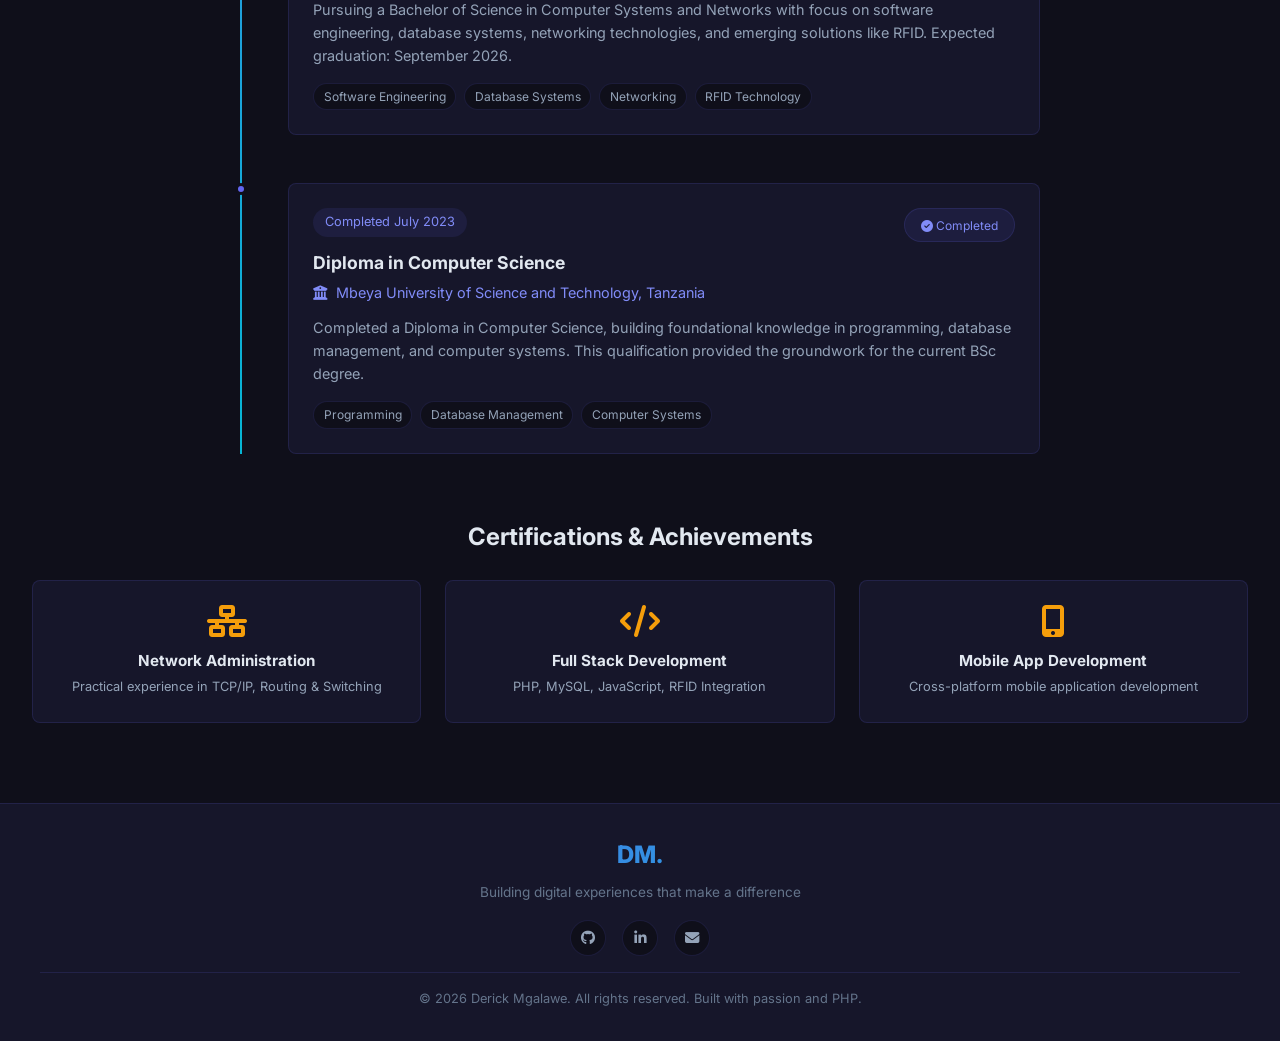
<file: experience.html>
<!DOCTYPE html>
<html lang="en">
<head>
    <meta charset="UTF-8">
    <meta name="viewport" content="width=device-width, initial-scale=1.0">
    <title>Experience | Derick Mgalawe</title>
    <meta name="description" content="Professional experience and education journey of Derick Mgalawe - internships, freelance work, and academic background.">
    <meta name="keywords" content="Full Stack Developer, PHP Developer, RFID Systems, Web Development, Portfolio">
    <meta name="author" content="Derick Mgalawe">
    <meta property="og:title" content="Experience | Derick Mgalawe">
    <meta property="og:description" content="Professional experience and education journey of Derick Mgalawe - internships, freelance work, and academic background.">
    <meta property="og:type" content="website">
    <link rel="preconnect" href="https://fonts.googleapis.com">
    <link rel="preconnect" href="https://fonts.gstatic.com" crossorigin>
    <link href="https://fonts.googleapis.com/css2?family=Inter:wght@300;400;500;600;700;800&family=JetBrains+Mono:wght@400;500&display=swap" rel="stylesheet">
    <link rel="stylesheet" href="https://cdnjs.cloudflare.com/ajax/libs/font-awesome/6.5.1/css/all.min.css">
    <link rel="stylesheet" href="style.css">
</head>
<body>
    <div class="bg-animation">
        <div class="orb orb-1"></div>
        <div class="orb orb-2"></div>
        <div class="orb orb-3"></div>
    </div>

    <nav id="navbar">
        <div class="nav-container">
            <a href="index.html" class="logo" title="Derick Mgalawe Portfolio Home">DM.</a>
            <ul class="nav-links" id="navLinks">
                <li><a href="index.html"  title="Home Page">Home</a></li>
                <li><a href="about.html"  title="About Me">About</a></li>
                <li><a href="skills.html"  title="My Skills">Skills</a></li>
                <li><a href="projects.html"  title="My Projects">Projects</a></li>
                <li><a href="experience.html" class="active" title="My Experience">Experience</a></li>
                <li><a href="contact.html"  title="Contact Me">Contact</a></li>
            </ul>
            <button class="mobile-menu-btn" id="mobileMenuBtn" type="button" title="Toggle navigation menu" aria-label="Toggle navigation menu" aria-expanded="false">
                <i class="fas fa-bars" aria-hidden="true"></i>
                <span class="sr-only">Menu</span>
            </button>
        </div>
    </nav>

    <div class="page-content">
        <div class="breadcrumb">
            <a href="index.html" title="Go to home page"><i class="fas fa-home" aria-hidden="true"></i> Home</a>
            <i class="fas fa-chevron-right" aria-hidden="true"></i>
            <span>Experience</span>
        </div>

        <section class="experience-section">
            <div class="experience-container">
                <div class="reveal experience-header">
                    <span class="section-tag">Journey</span>
                    <h1>Experience & Education</h1>
                    <p>My professional journey and academic background</p>
                </div>

                <div class="timeline">
                    <div class="reveal timeline-item">
                        <div class="timeline-dot"></div>
                        <div class="timeline-content">
                            <div class="timeline-header">
                                <div>
                                    <span class="timeline-date">July 2025 – September 2025</span>
                                    <h3 class="timeline-title">IT Support Intern</h3>
                                    <p class="timeline-company"><i class="fas fa-building" aria-hidden="true"></i> Tanzania Revenue Authority</p>
                                </div>
                                <span class="timeline-badge completed"><i class="fas fa-check-circle" aria-hidden="true"></i> Completed</span>
                            </div>
                            <p class="timeline-desc">Provided first-line technical support by diagnosing and resolving hardware, software, and network-related issues. Assisted in installation, configuration, and maintenance of computer systems, printers, and network devices. Supported user account management, system access configuration, and routine ICT administrative tasks. Participated in network monitoring and troubleshooting to ensure reliable connectivity and service availability.</p>
                            <div class="timeline-tags">
                                <span class="timeline-tag">IT Support</span>
                                <span class="timeline-tag">Network Troubleshooting</span>
                                <span class="timeline-tag">Hardware Maintenance</span>
                                <span class="timeline-tag">System Administration</span>
                            </div>
                        </div>
                    </div>

                    <div class="reveal timeline-item">
                        <div class="timeline-dot"></div>
                        <div class="timeline-content">
                            <div class="timeline-header">
                                <div>
                                    <span class="timeline-date">July 2023 – September 2023</span>
                                    <h3 class="timeline-title">IT Support Intern</h3>
                                    <p class="timeline-company"><i class="fas fa-building" aria-hidden="true"></i> Tanzania Portland Cement Company</p>
                                </div>
                                <span class="timeline-badge completed"><i class="fas fa-check-circle" aria-hidden="true"></i> Completed</span>
                            </div>
                            <p class="timeline-desc">Collaborated with engineers in maintenance and operational support activities to ensure smooth functioning of organizational systems. Assisted with process improvement initiatives aimed at enhancing operational efficiency and productivity. Participated in equipment maintenance activities while adhering to workplace safety procedures. Worked effectively within multidisciplinary technical teams.</p>
                            <div class="timeline-tags">
                                <span class="timeline-tag">Process Improvement</span>
                                <span class="timeline-tag">Equipment Maintenance</span>
                                <span class="timeline-tag">Team Collaboration</span>
                                <span class="timeline-tag">Safety Compliance</span>
                            </div>
                        </div>
                    </div>

                    <div class="reveal timeline-item">
                        <div class="timeline-dot"></div>
                        <div class="timeline-content">
                            <div class="timeline-header">
                                <div>
                                    <span class="timeline-date">July 2022 – September 2022</span>
                                    <h3 class="timeline-title">Network Support Intern</h3>
                                    <p class="timeline-company"><i class="fas fa-building" aria-hidden="true"></i> Tanzania Telecommunications Corporation</p>
                                </div>
                                <span class="timeline-badge completed"><i class="fas fa-check-circle" aria-hidden="true"></i> Completed</span>
                            </div>
                            <p class="timeline-desc">Assisted engineers in network installation and maintenance activities to support telecommunications infrastructure reliability. Supported troubleshooting and resolution of telecommunications and customer connectivity issues. Participated in routine inspections and maintenance of communication systems. Gained practical exposure to telecommunications operations, technical support, and customer service processes.</p>
                            <div class="timeline-tags">
                                <span class="timeline-tag">Network Installation</span>
                                <span class="timeline-tag">Telecommunications</span>
                                <span class="timeline-tag">Customer Support</span>
                                <span class="timeline-tag">Infrastructure</span>
                            </div>
                        </div>
                    </div>

                    <div class="reveal timeline-item">
                        <div class="timeline-dot"></div>
                        <div class="timeline-content">
                            <div class="timeline-header">
                                <div>
                                    <span class="timeline-date">2023 – September 2026</span>
                                    <h3 class="timeline-title">BSc in Computer Systems and Networks</h3>
                                    <p class="timeline-company"><i class="fas fa-university" aria-hidden="true"></i> Ardhi University, Tanzania</p>
                                </div>
                                <span class="timeline-badge ongoing"><i class="fas fa-graduation-cap" aria-hidden="true"></i> Ongoing</span>
                            </div>
                            <p class="timeline-desc">Pursuing a Bachelor of Science in Computer Systems and Networks with focus on software engineering, database systems, networking technologies, and emerging solutions like RFID. Expected graduation: September 2026.</p>
                            <div class="timeline-tags">
                                <span class="timeline-tag">Software Engineering</span>
                                <span class="timeline-tag">Database Systems</span>
                                <span class="timeline-tag">Networking</span>
                                <span class="timeline-tag">RFID Technology</span>
                            </div>
                        </div>
                    </div>

                    <div class="reveal timeline-item">
                        <div class="timeline-dot"></div>
                        <div class="timeline-content">
                            <div class="timeline-header">
                                <div>
                                    <span class="timeline-date">Completed July 2023</span>
                                    <h3 class="timeline-title">Diploma in Computer Science</h3>
                                    <p class="timeline-company"><i class="fas fa-university" aria-hidden="true"></i> Mbeya University of Science and Technology, Tanzania</p>
                                </div>
                                <span class="timeline-badge completed"><i class="fas fa-check-circle" aria-hidden="true"></i> Completed</span>
                            </div>
                            <p class="timeline-desc">Completed a Diploma in Computer Science, building foundational knowledge in programming, database management, and computer systems. This qualification provided the groundwork for the current BSc degree.</p>
                            <div class="timeline-tags">
                                <span class="timeline-tag">Programming</span>
                                <span class="timeline-tag">Database Management</span>
                                <span class="timeline-tag">Computer Systems</span>
                            </div>
                        </div>
                    </div>
                </div></div>

                <div class="reveal certs-section">
                    <h2>Certifications & Achievements</h2>
                    <div class="certs-grid">
                        <div class="cert-card">
                            <i class="fas fa-network-wired" aria-hidden="true"></i>
                            <h4>Network Administration</h4>
                            <p>Practical experience in TCP/IP, Routing & Switching</p>
                        </div>
                        <div class="cert-card">
                            <i class="fas fa-code" aria-hidden="true"></i>
                            <h4>Full Stack Development</h4>
                            <p>PHP, MySQL, JavaScript, RFID Integration</p>
                        </div>
                        <div class="cert-card">
                            <i class="fas fa-mobile-alt" aria-hidden="true"></i>
                            <h4>Mobile App Development</h4>
                            <p>Cross-platform mobile application development</p>
                        </div>
                    </div>
                </div></div>
            </div>
        </section>
    </div>

    <footer>
        <div class="footer-content">
            <div class="footer-logo">DM.</div>
            <p class="footer-text">Building digital experiences that make a difference</p>
            <div class="footer-social">
                <a href="https://github.com/Risu005" target="_blank" rel="noopener noreferrer" aria-label="GitHub" title="Visit my GitHub profile"><i class="fab fa-github" aria-hidden="true"></i></a>
                <a href="https://www.linkedin.com/in/derick-mgalawe-052174206/" target="_blank" rel="noopener noreferrer" aria-label="LinkedIn" title="Visit my LinkedIn profile"><i class="fab fa-linkedin-in" aria-hidden="true"></i></a>
                <a href="mailto:derickgilbert001@gmail.com" aria-label="Email" title="Send me an email"><i class="fas fa-envelope" aria-hidden="true"></i></a>
            </div>
            <div class="footer-bottom"><p>&copy; 2026 Derick Mgalawe. All rights reserved. Built with passion and PHP.</p></div>
        </div>
    </footer>

    <button class="scroll-top" id="scrollTop" type="button" title="Scroll to top of page" aria-label="Scroll to top">
        <i class="fas fa-arrow-up" aria-hidden="true"></i>
        <span class="sr-only">Scroll to top</span>
    </button>

    <script>
        const mobileMenuBtn = document.getElementById('mobileMenuBtn');
        const navLinks = document.getElementById('navLinks');
        mobileMenuBtn.addEventListener('click', () => {
            const isOpen = navLinks.classList.toggle('active');
            mobileMenuBtn.setAttribute('aria-expanded', isOpen);
            const icon = mobileMenuBtn.querySelector('i');
            icon.classList.toggle('fa-bars');
            icon.classList.toggle('fa-times');
        });
        document.querySelectorAll('.nav-links a').forEach(link => {
            link.addEventListener('click', () => {
                navLinks.classList.remove('active');
                mobileMenuBtn.setAttribute('aria-expanded', 'false');
                const icon = mobileMenuBtn.querySelector('i');
                icon.classList.add('fa-bars');
                icon.classList.remove('fa-times');
            });
        });
        const navbar = document.getElementById('navbar');
        window.addEventListener('scroll', () => navbar.classList.toggle('scrolled', window.scrollY > 50));
        const scrollTop = document.getElementById('scrollTop');
        window.addEventListener('scroll', () => scrollTop.classList.toggle('visible', window.scrollY > 500));
        scrollTop.addEventListener('click', () => window.scrollTo({ top: 0, behavior: 'smooth' }));
        const observer = new IntersectionObserver((entries) => {
            entries.forEach(entry => {
                if (entry.isIntersecting) {
                    entry.target.classList.add('active');
                    entry.target.querySelectorAll('.skill-progress').forEach(bar => bar.classList.add('animate'));
                }
            });
        }, { threshold: 0.1, rootMargin: '0px 0px -50px 0px' });
        document.querySelectorAll('.reveal').forEach(el => observer.observe(el));
    </script>
</body>
</html>
</file>
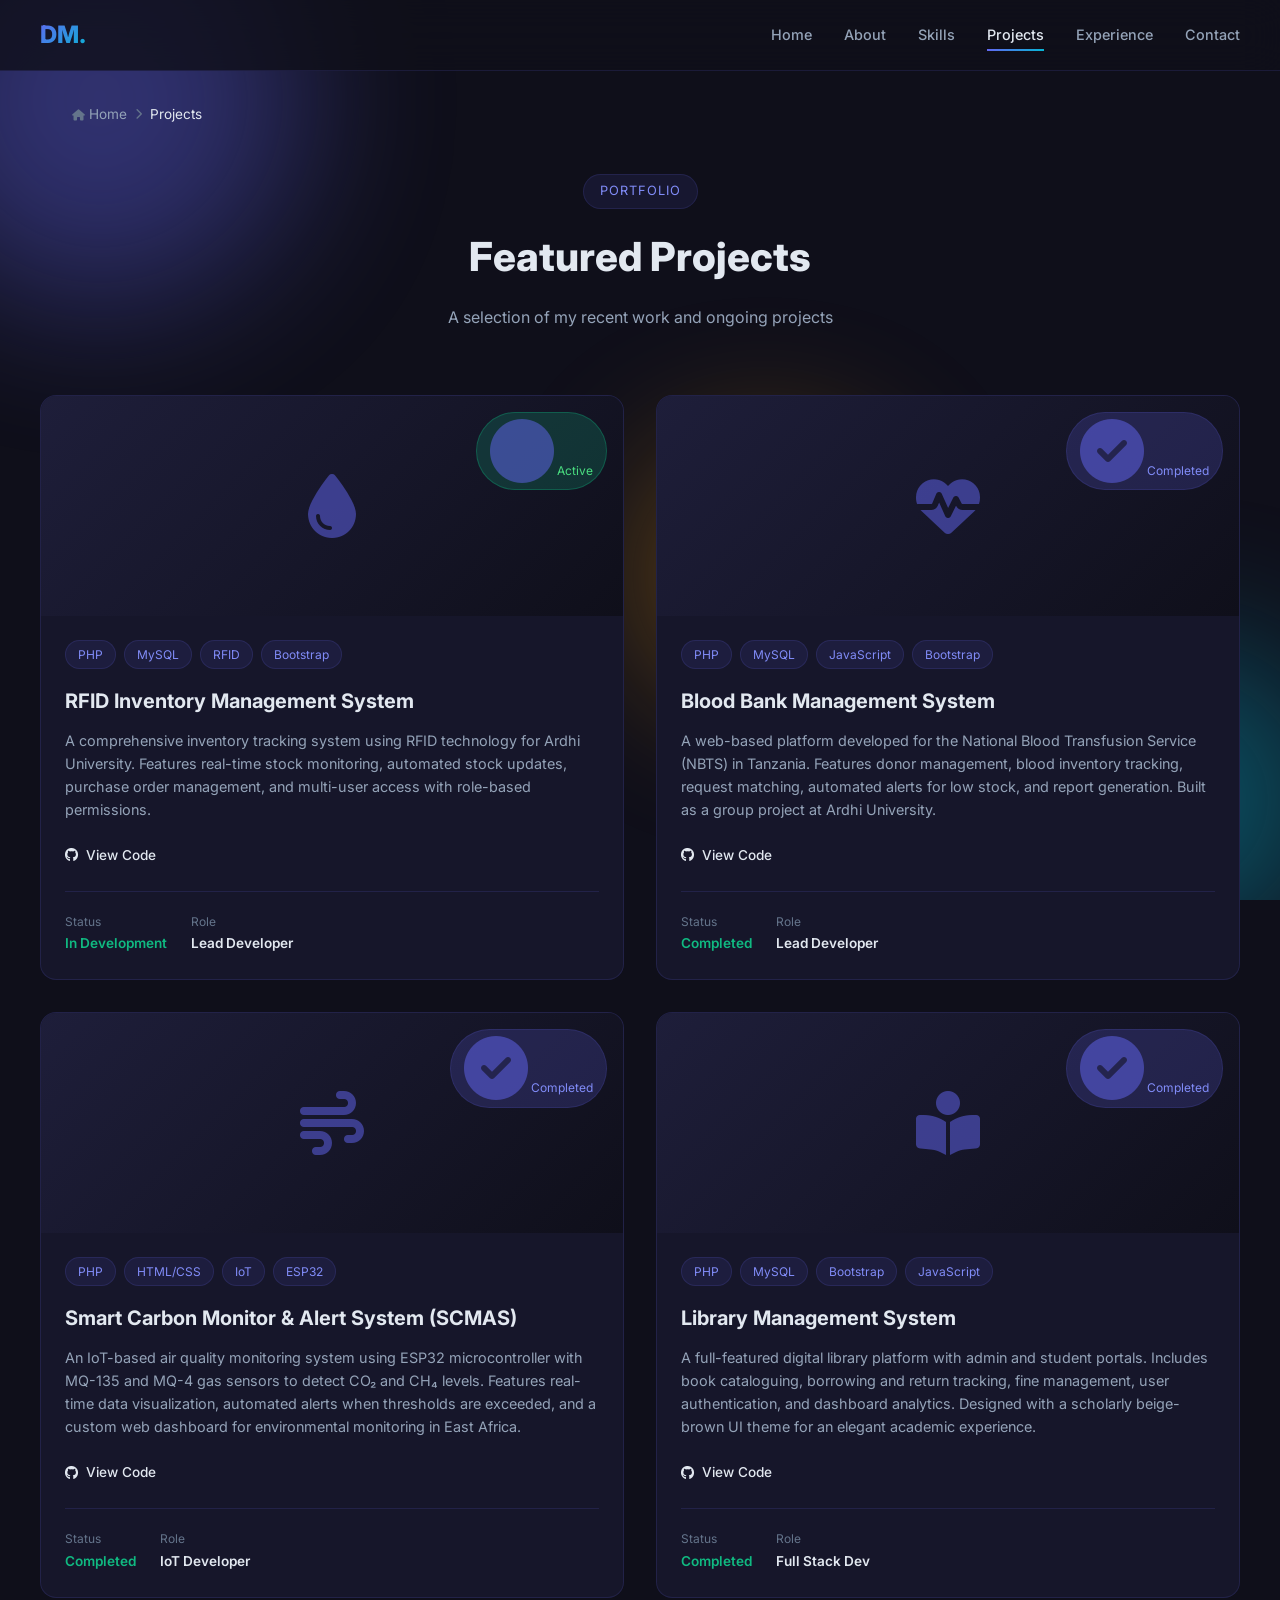
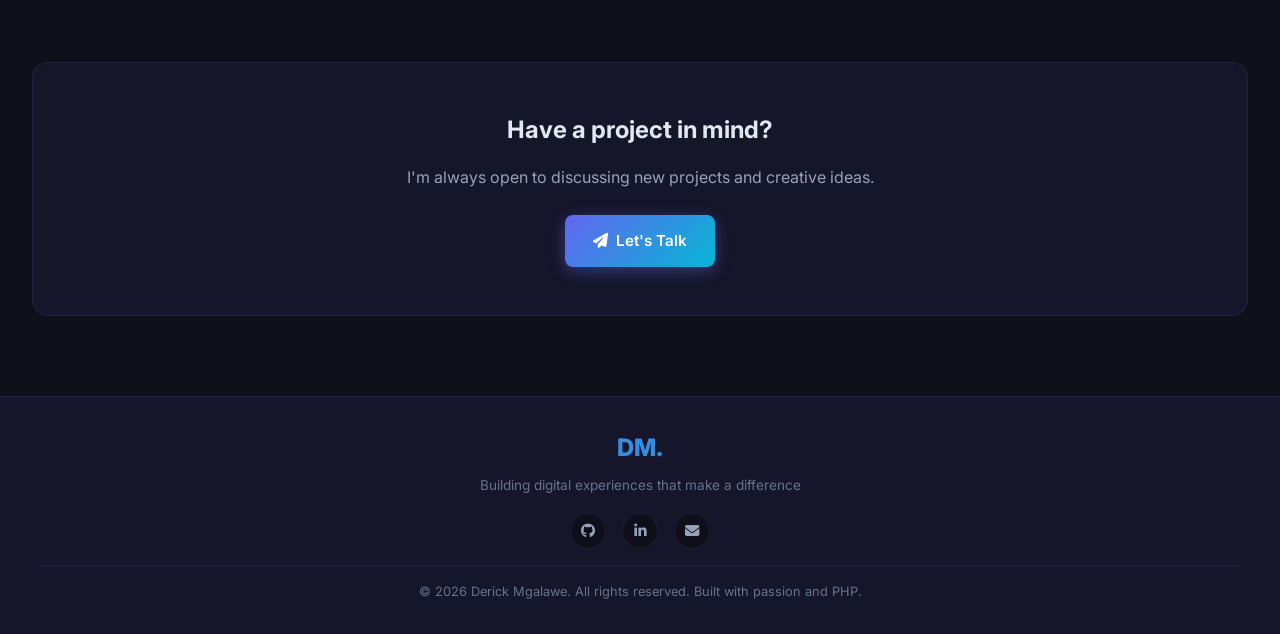
<file: projects.html>
<!DOCTYPE html>
<html lang="en">
<head>
    <meta charset="UTF-8">
    <meta name="viewport" content="width=device-width, initial-scale=1.0">
    <title>Projects | Derick Mgalawe</title>
    <meta name="description" content="Portfolio projects by Derick Mgalawe - RFID Inventory System, E-Commerce Platform, Task Management, and Student Result Management.">
    <meta name="keywords" content="Full Stack Developer, PHP Developer, RFID Systems, Web Development, Portfolio">
    <meta name="author" content="Derick Mgalawe">
    <meta property="og:title" content="Projects | Derick Mgalawe">
    <meta property="og:description" content="Portfolio projects by Derick Mgalawe - RFID Inventory System, E-Commerce Platform, Task Management, and Student Result Management.">
    <meta property="og:type" content="website">
    <link rel="preconnect" href="https://fonts.googleapis.com">
    <link rel="preconnect" href="https://fonts.gstatic.com" crossorigin>
    <link href="https://fonts.googleapis.com/css2?family=Inter:wght@300;400;500;600;700;800&family=JetBrains+Mono:wght@400;500&display=swap" rel="stylesheet">
    <link rel="stylesheet" href="https://cdnjs.cloudflare.com/ajax/libs/font-awesome/6.5.1/css/all.min.css">
    <link rel="stylesheet" href="style.css">
</head>
<body>
    <div class="bg-animation">
        <div class="orb orb-1"></div>
        <div class="orb orb-2"></div>
        <div class="orb orb-3"></div>
    </div>

    <nav id="navbar">
        <div class="nav-container">
            <a href="index.html" class="logo" title="Derick Mgalawe Portfolio Home">DM.</a>
            <ul class="nav-links" id="navLinks">
                <li><a href="index.html"  title="Home Page">Home</a></li>
                <li><a href="about.html"  title="About Me">About</a></li>
                <li><a href="skills.html"  title="My Skills">Skills</a></li>
                <li><a href="projects.html" class="active" title="My Projects">Projects</a></li>
                <li><a href="experience.html"  title="My Experience">Experience</a></li>
                <li><a href="contact.html"  title="Contact Me">Contact</a></li>
            </ul>
            <button class="mobile-menu-btn" id="mobileMenuBtn" type="button" title="Toggle navigation menu" aria-label="Toggle navigation menu" aria-expanded="false">
                <i class="fas fa-bars" aria-hidden="true"></i>
                <span class="sr-only">Menu</span>
            </button>
        </div>
    </nav>

    <div class="page-content">
        <div class="breadcrumb">
            <a href="index.html" title="Go to home page"><i class="fas fa-home" aria-hidden="true"></i> Home</a>
            <i class="fas fa-chevron-right" aria-hidden="true"></i>
            <span>Projects</span>
        </div>

        <section class="projects-section">
            <div class="projects-container">
                <div class="reveal projects-header">
                    <span class="section-tag">Portfolio</span>
                    <h1>Featured Projects</h1>
                    <p>A selection of my recent work and ongoing projects</p>
                </div>

                <div class="projects-grid">
                    <div class="reveal project-card">
                        <div class="project-image">
                            <i class="fas fa-tint" aria-hidden="true"></i>
                            <span class="project-status active"><i class="fas fa-circle" aria-hidden="true"></i> Active</span>
                        </div>
                        <div class="project-content">
                            <div class="project-tags">
                                <span class="project-tag">PHP</span>
                                <span class="project-tag">MySQL</span>
                                <span class="project-tag">RFID</span>
                                <span class="project-tag">Bootstrap</span>
                            </div>
                            <h3 class="project-title">RFID Inventory Management System</h3>
                            <p class="project-desc">A comprehensive inventory tracking system using RFID technology for Ardhi University. Features real-time stock monitoring, automated stock updates, purchase order management, and multi-user access with role-based permissions.</p>
                            <div class="project-links">
                                <a href="https://github.com/Risu005/RFID-Inventory-System" target="_blank" rel="noopener noreferrer" title="View source code on GitHub"><i class="fab fa-github" aria-hidden="true"></i> View Code</a>
                            </div>
                            <div class="project-meta">
                                <div class="project-meta-item"><span>Status</span><p class="success">In Development</p></div>
                                <div class="project-meta-item"><span>Role</span><p>Lead Developer</p></div>
                            </div>
                        </div>
                    </div>

                    <div class="reveal project-card">
                        <div class="project-image">
                            <i class="fas fa-heartbeat" aria-hidden="true"></i>
                            <span class="project-status completed"><i class="fas fa-check-circle" aria-hidden="true"></i> Completed</span>
                        </div>
                        <div class="project-content">
                            <div class="project-tags">
                                <span class="project-tag">PHP</span>
                                <span class="project-tag">MySQL</span>
                                <span class="project-tag">JavaScript</span>
                                <span class="project-tag">Bootstrap</span>
                            </div>
                            <h3 class="project-title">Blood Bank Management System</h3>
                            <p class="project-desc">A web-based platform developed for the National Blood Transfusion Service (NBTS) in Tanzania. Features donor management, blood inventory tracking, request matching, automated alerts for low stock, and report generation. Built as a group project at Ardhi University.</p>
                            <div class="project-links">
                                <a href="https://github.com/Risu005/Blood-Bank-Management-System" target="_blank" rel="noopener noreferrer" title="View source code on GitHub"><i class="fab fa-github" aria-hidden="true"></i> View Code</a>
                            </div>
                            <div class="project-meta">
                                <div class="project-meta-item"><span>Status</span><p class="success">Completed</p></div>
                                <div class="project-meta-item"><span>Role</span><p>Lead Developer</p></div>
                            </div>
                        </div>
                    </div>

                    <div class="reveal project-card">
                        <div class="project-image">
                            <i class="fas fa-wind" aria-hidden="true"></i>
                            <span class="project-status completed"><i class="fas fa-check-circle" aria-hidden="true"></i> Completed</span>
                        </div>
                        <div class="project-content">
                            <div class="project-tags">
                                <span class="project-tag">PHP</span>
                                <span class="project-tag">HTML/CSS</span>
                                <span class="project-tag">IoT</span>
                                <span class="project-tag">ESP32</span>
                            </div>
                            <h3 class="project-title">Smart Carbon Monitor & Alert System (SCMAS)</h3>
                            <p class="project-desc">An IoT-based air quality monitoring system using ESP32 microcontroller with MQ-135 and MQ-4 gas sensors to detect CO₂ and CH₄ levels. Features real-time data visualization, automated alerts when thresholds are exceeded, and a custom web dashboard for environmental monitoring in East Africa.</p>
                            <div class="project-links">
                                <a href="https://github.com/Risu005/Smart-Carbon-Monitoring-Alert-Sytsem" target="_blank" rel="noopener noreferrer" title="View source code on GitHub"><i class="fab fa-github" aria-hidden="true"></i> View Code</a>
                            </div>
                            <div class="project-meta">
                                <div class="project-meta-item"><span>Status</span><p class="success">Completed</p></div>
                                <div class="project-meta-item"><span>Role</span><p>IoT Developer</p></div>
                            </div>
                        </div>
                    </div>

                    <div class="reveal project-card">
                        <div class="project-image">
                            <i class="fas fa-book-reader" aria-hidden="true"></i>
                            <span class="project-status completed"><i class="fas fa-check-circle" aria-hidden="true"></i> Completed</span>
                        </div>
                        <div class="project-content">
                            <div class="project-tags">
                                <span class="project-tag">PHP</span>
                                <span class="project-tag">MySQL</span>
                                <span class="project-tag">Bootstrap</span>
                                <span class="project-tag">JavaScript</span>
                            </div>
                            <h3 class="project-title">Library Management System</h3>
                            <p class="project-desc">A full-featured digital library platform with admin and student portals. Includes book cataloguing, borrowing and return tracking, fine management, user authentication, and dashboard analytics. Designed with a scholarly beige-brown UI theme for an elegant academic experience.</p>
                            <div class="project-links">
                                <a href="https://github.com/Risu005/Library-Management-System" target="_blank" rel="noopener noreferrer" title="View source code on GitHub"><i class="fab fa-github" aria-hidden="true"></i> View Code</a>
                            </div>
                            <div class="project-meta">
                                <div class="project-meta-item"><span>Status</span><p class="success">Completed</p></div>
                                <div class="project-meta-item"><span>Role</span><p>Full Stack Dev</p></div>
                            </div>
                        </div>
                    </div>
                </div></div>

                <div class="reveal projects-cta">
                    <h3>Have a project in mind?</h3>
                    <p>I'm always open to discussing new projects and creative ideas.</p>
                    <a href="contact.html" class="btn btn-primary" title="Contact me about your project"><i class="fas fa-paper-plane" aria-hidden="true"></i> Let's Talk</a>
                </div>
            </div>
        </section>
    </div>

    <footer>
        <div class="footer-content">
            <div class="footer-logo">DM.</div>
            <p class="footer-text">Building digital experiences that make a difference</p>
            <div class="footer-social">
                <a href="https://github.com/Risu005" target="_blank" rel="noopener noreferrer" aria-label="GitHub" title="Visit my GitHub profile"><i class="fab fa-github" aria-hidden="true"></i></a>
                <a href="https://www.linkedin.com/in/derick-mgalawe-052174206/" target="_blank" rel="noopener noreferrer" aria-label="LinkedIn" title="Visit my LinkedIn profile"><i class="fab fa-linkedin-in" aria-hidden="true"></i></a>
                <a href="mailto:derickgilbert001@gmail.com" aria-label="Email" title="Send me an email"><i class="fas fa-envelope" aria-hidden="true"></i></a>
            </div>
            <div class="footer-bottom"><p>&copy; 2026 Derick Mgalawe. All rights reserved. Built with passion and PHP.</p></div>
        </div>
    </footer>

    <button class="scroll-top" id="scrollTop" type="button" title="Scroll to top of page" aria-label="Scroll to top">
        <i class="fas fa-arrow-up" aria-hidden="true"></i>
        <span class="sr-only">Scroll to top</span>
    </button>

    <script>
        const mobileMenuBtn = document.getElementById('mobileMenuBtn');
        const navLinks = document.getElementById('navLinks');
        mobileMenuBtn.addEventListener('click', () => {
            const isOpen = navLinks.classList.toggle('active');
            mobileMenuBtn.setAttribute('aria-expanded', isOpen);
            const icon = mobileMenuBtn.querySelector('i');
            icon.classList.toggle('fa-bars');
            icon.classList.toggle('fa-times');
        });
        document.querySelectorAll('.nav-links a').forEach(link => {
            link.addEventListener('click', () => {
                navLinks.classList.remove('active');
                mobileMenuBtn.setAttribute('aria-expanded', 'false');
                const icon = mobileMenuBtn.querySelector('i');
                icon.classList.add('fa-bars');
                icon.classList.remove('fa-times');
            });
        });
        const navbar = document.getElementById('navbar');
        window.addEventListener('scroll', () => navbar.classList.toggle('scrolled', window.scrollY > 50));
        const scrollTop = document.getElementById('scrollTop');
        window.addEventListener('scroll', () => scrollTop.classList.toggle('visible', window.scrollY > 500));
        scrollTop.addEventListener('click', () => window.scrollTo({ top: 0, behavior: 'smooth' }));
        const observer = new IntersectionObserver((entries) => {
            entries.forEach(entry => {
                if (entry.isIntersecting) {
                    entry.target.classList.add('active');
                    entry.target.querySelectorAll('.skill-progress').forEach(bar => bar.classList.add('animate'));
                }
            });
        }, { threshold: 0.1, rootMargin: '0px 0px -50px 0px' });
        document.querySelectorAll('.reveal').forEach(el => observer.observe(el));
    </script>
</body>
</html>
</file>
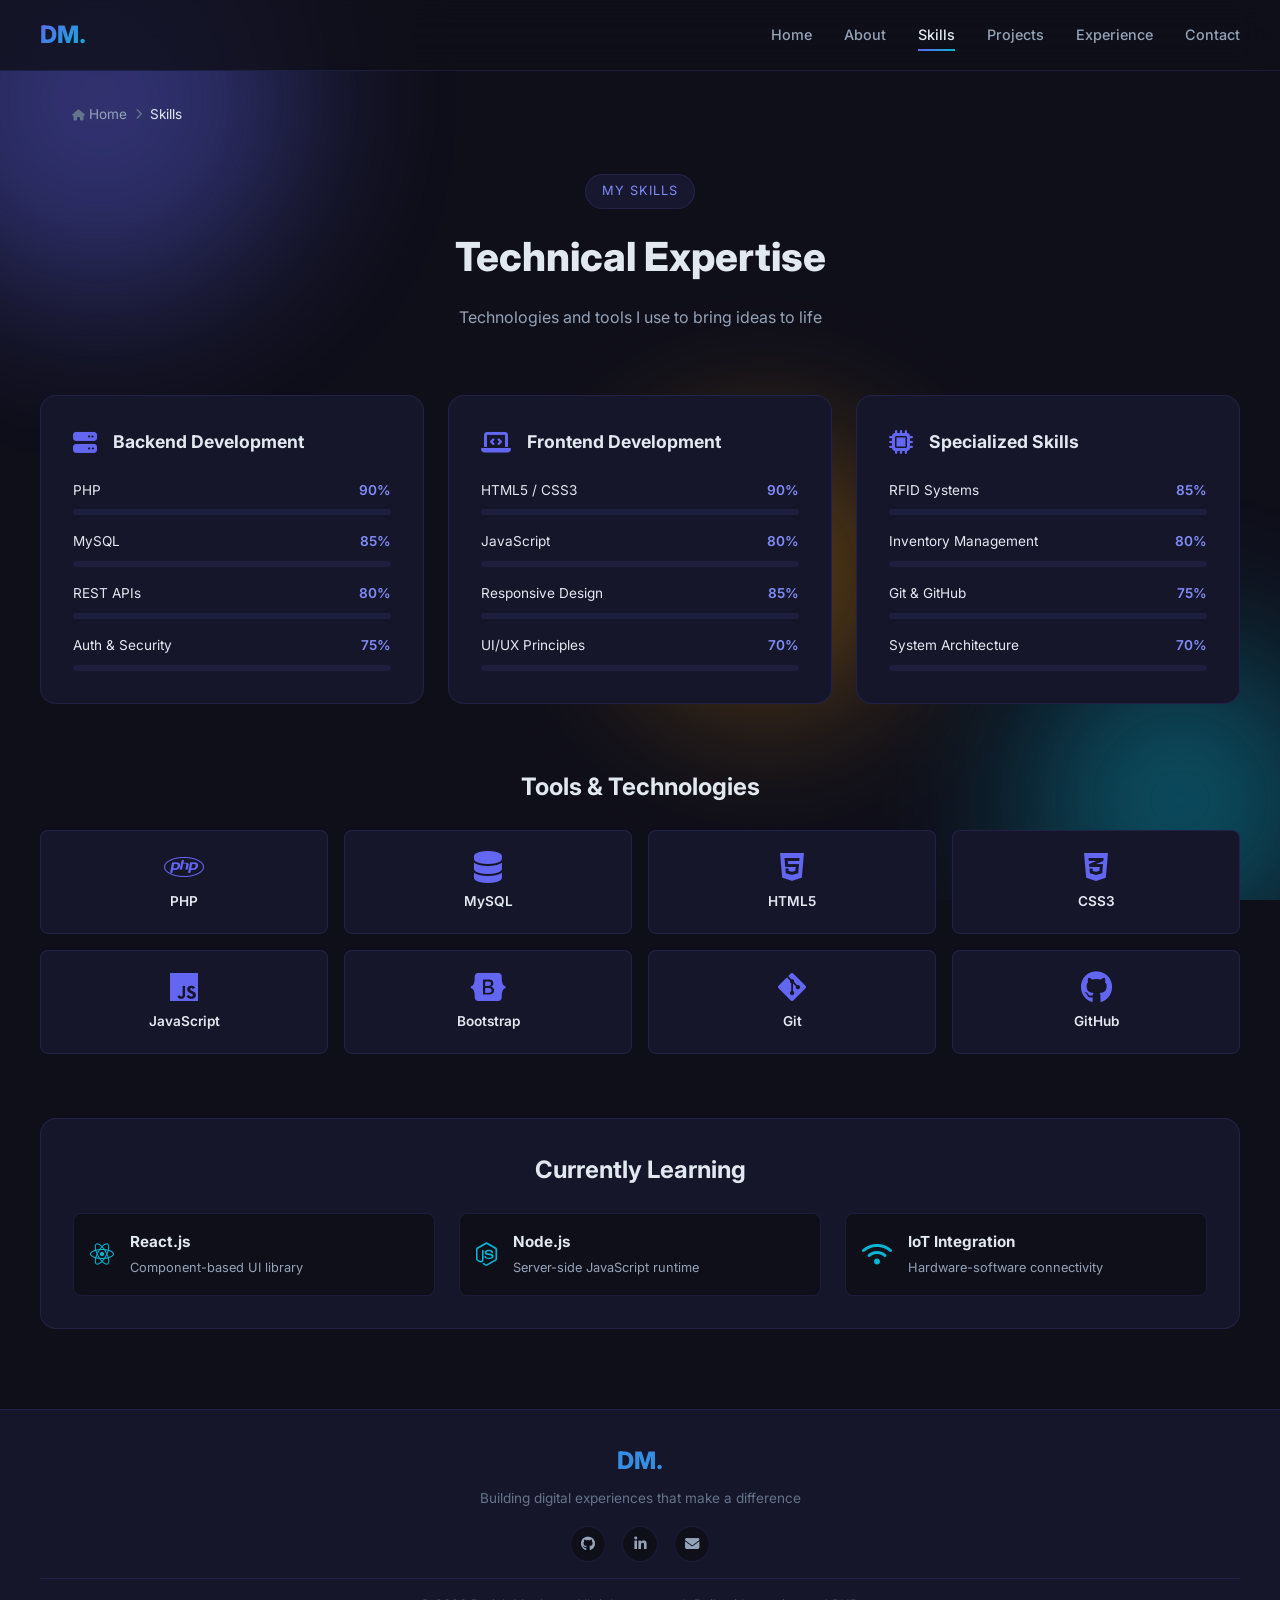
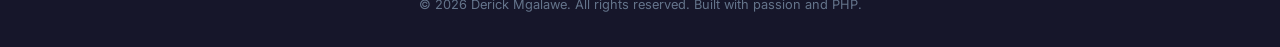
<file: skills.html>
<!DOCTYPE html>
<html lang="en">
<head>
    <meta charset="UTF-8">
    <meta name="viewport" content="width=device-width, initial-scale=1.0">
    <title>Skills | Derick Mgalawe</title>
    <meta name="description" content="Technical skills of Derick Mgalawe - PHP, MySQL, JavaScript, RFID systems, and modern web development technologies.">
    <meta name="keywords" content="Full Stack Developer, PHP Developer, RFID Systems, Web Development, Portfolio">
    <meta name="author" content="Derick Mgalawe">
    <meta property="og:title" content="Skills | Derick Mgalawe">
    <meta property="og:description" content="Technical skills of Derick Mgalawe - PHP, MySQL, JavaScript, RFID systems, and modern web development technologies.">
    <meta property="og:type" content="website">
    <link rel="preconnect" href="https://fonts.googleapis.com">
    <link rel="preconnect" href="https://fonts.gstatic.com" crossorigin>
    <link href="https://fonts.googleapis.com/css2?family=Inter:wght@300;400;500;600;700;800&family=JetBrains+Mono:wght@400;500&display=swap" rel="stylesheet">
    <link rel="stylesheet" href="https://cdnjs.cloudflare.com/ajax/libs/font-awesome/6.5.1/css/all.min.css">
    <link rel="stylesheet" href="style.css">
</head>
<body>
    <div class="bg-animation">
        <div class="orb orb-1"></div>
        <div class="orb orb-2"></div>
        <div class="orb orb-3"></div>
    </div>

    <nav id="navbar">
        <div class="nav-container">
            <a href="index.html" class="logo" title="Derick Mgalawe Portfolio Home">DM.</a>
            <ul class="nav-links" id="navLinks">
                <li><a href="index.html"  title="Home Page">Home</a></li>
                <li><a href="about.html"  title="About Me">About</a></li>
                <li><a href="skills.html" class="active" title="My Skills">Skills</a></li>
                <li><a href="projects.html"  title="My Projects">Projects</a></li>
                <li><a href="experience.html"  title="My Experience">Experience</a></li>
                <li><a href="contact.html"  title="Contact Me">Contact</a></li>
            </ul>
            <button class="mobile-menu-btn" id="mobileMenuBtn" type="button" title="Toggle navigation menu" aria-label="Toggle navigation menu" aria-expanded="false">
                <i class="fas fa-bars" aria-hidden="true"></i>
                <span class="sr-only">Menu</span>
            </button>
        </div>
    </nav>

    <div class="page-content">
        <div class="breadcrumb">
            <a href="index.html" title="Go to home page"><i class="fas fa-home" aria-hidden="true"></i> Home</a>
            <i class="fas fa-chevron-right" aria-hidden="true"></i>
            <span>Skills</span>
        </div>

        <section class="skills-section">
            <div class="skills-container">
                <div class="reveal skills-header">
                    <span class="section-tag">My Skills</span>
                    <h1>Technical Expertise</h1>
                    <p>Technologies and tools I use to bring ideas to life</p>
                </div>

                <div class="skills-grid">
                    <div class="reveal skill-category">
                        <div class="skill-category-header">
                            <i class="fas fa-server" aria-hidden="true"></i>
                            <h3>Backend Development</h3>
                        </div>
                        <div class="skill-item">
                            <div class="skill-info"><span>PHP</span><span class="skill-percent">90%</span></div>
                            <div class="skill-bar"><div class="skill-progress" data-progress="90%"></div></div>
                        </div>
                        <div class="skill-item">
                            <div class="skill-info"><span>MySQL</span><span class="skill-percent">85%</span></div>
                            <div class="skill-bar"><div class="skill-progress" data-progress="85%"></div></div>
                        </div>
                        <div class="skill-item">
                            <div class="skill-info"><span>REST APIs</span><span class="skill-percent">80%</span></div>
                            <div class="skill-bar"><div class="skill-progress" data-progress="80%"></div></div>
                        </div>
                        <div class="skill-item">
                            <div class="skill-info"><span>Auth & Security</span><span class="skill-percent">75%</span></div>
                            <div class="skill-bar"><div class="skill-progress" data-progress="75%"></div></div>
                        </div>
                    </div>

                    <div class="reveal skill-category">
                        <div class="skill-category-header">
                            <i class="fas fa-laptop-code" aria-hidden="true"></i>
                            <h3>Frontend Development</h3>
                        </div>
                        <div class="skill-item">
                            <div class="skill-info"><span>HTML5 / CSS3</span><span class="skill-percent">90%</span></div>
                            <div class="skill-bar"><div class="skill-progress" data-progress="90%"></div></div>
                        </div>
                        <div class="skill-item">
                            <div class="skill-info"><span>JavaScript</span><span class="skill-percent">80%</span></div>
                            <div class="skill-bar"><div class="skill-progress" data-progress="80%"></div></div>
                        </div>
                        <div class="skill-item">
                            <div class="skill-info"><span>Responsive Design</span><span class="skill-percent">85%</span></div>
                            <div class="skill-bar"><div class="skill-progress" data-progress="85%"></div></div>
                        </div>
                        <div class="skill-item">
                            <div class="skill-info"><span>UI/UX Principles</span><span class="skill-percent">70%</span></div>
                            <div class="skill-bar"><div class="skill-progress" data-progress="70%"></div></div>
                        </div>
                    </div>

                    <div class="reveal skill-category">
                        <div class="skill-category-header">
                            <i class="fas fa-microchip" aria-hidden="true"></i>
                            <h3>Specialized Skills</h3>
                        </div>
                        <div class="skill-item">
                            <div class="skill-info"><span>RFID Systems</span><span class="skill-percent">85%</span></div>
                            <div class="skill-bar"><div class="skill-progress" data-progress="85%"></div></div>
                        </div>
                        <div class="skill-item">
                            <div class="skill-info"><span>Inventory Management</span><span class="skill-percent">80%</span></div>
                            <div class="skill-bar"><div class="skill-progress" data-progress="80%"></div></div>
                        </div>
                        <div class="skill-item">
                            <div class="skill-info"><span>Git & GitHub</span><span class="skill-percent">75%</span></div>
                            <div class="skill-bar"><div class="skill-progress" data-progress="75%"></div></div>
                        </div>
                        <div class="skill-item">
                            <div class="skill-info"><span>System Architecture</span><span class="skill-percent">70%</span></div>
                            <div class="skill-bar"><div class="skill-progress" data-progress="70%"></div></div>
                        </div>
                    </div>
                </div>

                <div class="reveal tools-section">
                    <h2>Tools & Technologies</h2>
                    <div class="tools-grid">
                        <div class="tool-card"><i class="fab fa-php" aria-hidden="true"></i><p>PHP</p></div>
                        <div class="tool-card"><i class="fas fa-database" aria-hidden="true"></i><p>MySQL</p></div>
                        <div class="tool-card"><i class="fab fa-html5" aria-hidden="true"></i><p>HTML5</p></div>
                        <div class="tool-card"><i class="fab fa-css3-alt" aria-hidden="true"></i><p>CSS3</p></div>
                        <div class="tool-card"><i class="fab fa-js" aria-hidden="true"></i><p>JavaScript</p></div>
                        <div class="tool-card"><i class="fab fa-bootstrap" aria-hidden="true"></i><p>Bootstrap</p></div>
                        <div class="tool-card"><i class="fab fa-git-alt" aria-hidden="true"></i><p>Git</p></div>
                        <div class="tool-card"><i class="fab fa-github" aria-hidden="true"></i><p>GitHub</p></div>
                    </div>
                </div>

                <div class="reveal learning-section">
                    <h2>Currently Learning</h2>
                    <div class="learning-grid">
                        <div class="learning-item">
                            <i class="fab fa-react" aria-hidden="true"></i>
                            <div>
                                <h4>React.js</h4>
                                <p>Component-based UI library</p>
                            </div>
                        </div>
                        <div class="learning-item">
                            <i class="fab fa-node-js" aria-hidden="true"></i>
                            <div>
                                <h4>Node.js</h4>
                                <p>Server-side JavaScript runtime</p>
                            </div>
                        </div>
                        <div class="learning-item">
                            <i class="fas fa-wifi" aria-hidden="true"></i>
                            <div>
                                <h4>IoT Integration</h4>
                                <p>Hardware-software connectivity</p>
                            </div>
                        </div>
                    </div>
                </div>
            </div>
        </section>
    </div>

    <footer>
        <div class="footer-content">
            <div class="footer-logo">DM.</div>
            <p class="footer-text">Building digital experiences that make a difference</p>
            <div class="footer-social">
                <a href="https://github.com/Risu005" target="_blank" rel="noopener noreferrer" aria-label="GitHub" title="Visit my GitHub profile"><i class="fab fa-github" aria-hidden="true"></i></a>
                <a href="https://www.linkedin.com/in/derick-mgalawe-052174206/" target="_blank" rel="noopener noreferrer" aria-label="LinkedIn" title="Visit my LinkedIn profile"><i class="fab fa-linkedin-in" aria-hidden="true"></i></a>
                <a href="mailto:derickgilbert001@gmail.com" aria-label="Email" title="Send me an email"><i class="fas fa-envelope" aria-hidden="true"></i></a>
            </div>
            <div class="footer-bottom"><p>&copy; 2026 Derick Mgalawe. All rights reserved. Built with passion and PHP.</p></div>
        </div>
    </footer>

    <button class="scroll-top" id="scrollTop" type="button" title="Scroll to top of page" aria-label="Scroll to top">
        <i class="fas fa-arrow-up" aria-hidden="true"></i>
        <span class="sr-only">Scroll to top</span>
    </button>

    <script>
        const mobileMenuBtn = document.getElementById('mobileMenuBtn');
        const navLinks = document.getElementById('navLinks');
        mobileMenuBtn.addEventListener('click', () => {
            const isOpen = navLinks.classList.toggle('active');
            mobileMenuBtn.setAttribute('aria-expanded', isOpen);
            const icon = mobileMenuBtn.querySelector('i');
            icon.classList.toggle('fa-bars');
            icon.classList.toggle('fa-times');
        });
        document.querySelectorAll('.nav-links a').forEach(link => {
            link.addEventListener('click', () => {
                navLinks.classList.remove('active');
                mobileMenuBtn.setAttribute('aria-expanded', 'false');
                const icon = mobileMenuBtn.querySelector('i');
                icon.classList.add('fa-bars');
                icon.classList.remove('fa-times');
            });
        });
        const navbar = document.getElementById('navbar');
        window.addEventListener('scroll', () => navbar.classList.toggle('scrolled', window.scrollY > 50));
        const scrollTop = document.getElementById('scrollTop');
        window.addEventListener('scroll', () => scrollTop.classList.toggle('visible', window.scrollY > 500));
        scrollTop.addEventListener('click', () => window.scrollTo({ top: 0, behavior: 'smooth' }));
        const observer = new IntersectionObserver((entries) => {
            entries.forEach(entry => {
                if (entry.isIntersecting) {
                    entry.target.classList.add('active');
                    entry.target.querySelectorAll('.skill-progress').forEach(bar => bar.classList.add('animate'));
                }
            });
        }, { threshold: 0.1, rootMargin: '0px 0px -50px 0px' });
        document.querySelectorAll('.reveal').forEach(el => observer.observe(el));
    </script>
</body>
</html>
</file>
<file: style.css>
/* ============================================
   Portfolio Stylesheet - Derick Mgalawe
   ============================================ */

/* ---------- CSS Variables ---------- */
:root {
    --primary: #6366f1;
    --primary-dark: #4f46e5;
    --primary-light: #818cf8;
    --secondary: #06b6d4;
    --accent: #f59e0b;
    --success: #10b981;
    --bg: #0f0f1a;
    --bg-card: #16162a;
    --bg-card-hover: #1e1e3a;
    --text: #e2e8f0;
    --text-muted: #94a3b8;
    --text-dim: #64748b;
    --border: rgba(99, 102, 241, 0.15);
    --gradient-1: linear-gradient(135deg, #6366f1 0%, #06b6d4 100%);
    --gradient-2: linear-gradient(135deg, #f59e0b 0%, #ef4444 100%);
    --shadow-glow: 0 0 40px rgba(99, 102, 241, 0.15);
    --radius: 16px;
    --radius-sm: 8px;
}

/* ---------- Reset & Base ---------- */
* { margin: 0; padding: 0; box-sizing: border-box; }
html { scroll-behavior: smooth; }
body {
    font-family: 'Inter', sans-serif;
    background: var(--bg);
    color: var(--text);
    line-height: 1.6;
    overflow-x: hidden;
    min-height: 100vh;
    display: flex;
    flex-direction: column;
}

/* ---------- Scrollbar ---------- */
::-webkit-scrollbar { width: 8px; }
::-webkit-scrollbar-track { background: var(--bg); }
::-webkit-scrollbar-thumb { background: var(--primary); border-radius: 4px; }

/* ---------- Background Animation ---------- */
.bg-animation {
    position: fixed; top: 0; left: 0; width: 100%; height: 100%;
    z-index: -1; overflow: hidden; pointer-events: none;
}
.bg-animation .orb {
    position: absolute; border-radius: 50%; filter: blur(80px); opacity: 0.4;
    animation: float 20s infinite ease-in-out;
}
.orb-1 { width: 400px; height: 400px; background: var(--primary); top: -100px; left: -100px; }
.orb-2 { width: 300px; height: 300px; background: var(--secondary); bottom: -50px; right: -50px; animation-delay: -7s; }
.orb-3 { width: 250px; height: 250px; background: var(--accent); top: 50%; left: 50%; animation-delay: -14s; }

/* ---------- Navigation ---------- */
nav {
    position: fixed; top: 0; left: 0; right: 0; z-index: 1000;
    padding: 1rem 2rem;
    background: rgba(15, 15, 26, 0.8);
    -webkit-backdrop-filter: blur(20px);
    backdrop-filter: blur(20px);
    border-bottom: 1px solid var(--border);
    transition: all 0.3s ease;
}
nav.scrolled { padding: 0.75rem 2rem; box-shadow: 0 4px 30px rgba(0,0,0,0.3); }
.nav-container { max-width: 1200px; margin: 0 auto; display: flex; justify-content: space-between; align-items: center; }
.logo {
    font-size: 1.5rem; font-weight: 800;
    background: var(--gradient-1); -webkit-background-clip: text; -webkit-text-fill-color: transparent; background-clip: text;
    text-decoration: none;
}
.nav-links { display: flex; gap: 2rem; list-style: none; }
.nav-links a {
    color: var(--text-muted); text-decoration: none; font-weight: 500; font-size: 0.9rem;
    transition: all 0.3s ease; position: relative; padding: 0.5rem 0;
}
.nav-links a::after {
    content: ''; position: absolute; bottom: 0; left: 0; width: 0; height: 2px;
    background: var(--gradient-1); transition: width 0.3s ease;
}
.nav-links a:hover, .nav-links a.active { color: var(--text); }
.nav-links a:hover::after, .nav-links a.active::after { width: 100%; }
.mobile-menu-btn { display: none; background: none; border: none; color: var(--text); font-size: 1.5rem; cursor: pointer; }

/* ---------- Footer ---------- */
footer {
    background: var(--bg-card); border-top: 1px solid var(--border);
    padding: 2rem; text-align: center; margin-top: auto;
}
.footer-content { max-width: 1200px; margin: 0 auto; }
.footer-logo { font-size: 1.5rem; font-weight: 800; background: var(--gradient-1); -webkit-background-clip: text; -webkit-text-fill-color: transparent; background-clip: text; margin-bottom: 0.5rem; }
.footer-text { color: var(--text-dim); font-size: 0.85rem; margin-bottom: 1rem; }
.footer-social { display: flex; justify-content: center; gap: 1rem; margin-bottom: 1rem; }
.footer-social a {
    width: 36px; height: 36px; border-radius: 50%; background: var(--bg); border: 1px solid var(--border);
    display: flex; align-items: center; justify-content: center; color: var(--text-muted);
    text-decoration: none; transition: all 0.3s ease; font-size: 0.9rem;
}
.footer-social a:hover { background: var(--primary); color: white; border-color: var(--primary); transform: translateY(-3px); }
.footer-bottom { border-top: 1px solid var(--border); padding-top: 1rem; color: var(--text-dim); font-size: 0.8rem; }

/* ---------- Scroll to Top ---------- */
.scroll-top {
    position: fixed; bottom: 2rem; right: 2rem; width: 45px; height: 45px;
    border-radius: 50%; background: var(--gradient-1); color: white; border: none;
    cursor: pointer; display: flex; align-items: center; justify-content: center;
    font-size: 1.2rem; opacity: 0; visibility: hidden; transition: all 0.3s ease;
    z-index: 999; box-shadow: 0 4px 15px rgba(99,102,241,0.4);
}
.scroll-top.visible { opacity: 1; visibility: visible; }
.scroll-top:hover { transform: translateY(-3px); box-shadow: 0 8px 25px rgba(99,102,241,0.5); }

/* ---------- Reveal Animation ---------- */
.reveal { opacity: 0; transform: translateY(30px); transition: all 0.8s ease; }
.reveal.active { opacity: 1; transform: translateY(0); }

/* ---------- Common Buttons ---------- */
.btn {
    display: inline-flex; align-items: center; gap: 0.5rem;
    padding: 0.875rem 1.75rem; border-radius: var(--radius-sm);
    font-weight: 600; font-size: 0.95rem; text-decoration: none;
    transition: all 0.3s ease; cursor: pointer; border: none;
}
.btn-primary { background: var(--gradient-1); color: white; box-shadow: 0 4px 15px rgba(99,102,241,0.4); }
.btn-primary:hover { transform: translateY(-2px); box-shadow: 0 8px 25px rgba(99,102,241,0.5); }
.btn-secondary { background: transparent; color: var(--text); border: 1px solid var(--border); }
.btn-secondary:hover { background: var(--bg-card); border-color: var(--primary); }
.btn-outline { background: transparent; color: var(--primary-light); border: 1px solid var(--primary); }
.btn-outline:hover { background: var(--primary); color: white; }

/* ---------- Section Tag ---------- */
.section-tag {
    display: inline-block; padding: 0.4rem 1rem; background: rgba(99,102,241,0.1);
    border: 1px solid var(--border); border-radius: 50px; font-size: 0.8rem;
    color: var(--primary-light); text-transform: uppercase; letter-spacing: 1px; margin-bottom: 1rem;
}

/* ---------- Page Content ---------- */
.page-content { padding-top: 80px; min-height: calc(100vh - 200px); }

/* ---------- Breadcrumb ---------- */
.breadcrumb {
    max-width: 1200px; margin: 0 auto; padding: 1.5rem 2rem 0;
    display: flex; align-items: center; gap: 0.5rem; font-size: 0.85rem; color: var(--text-dim);
}
.breadcrumb a { color: var(--text-muted); text-decoration: none; transition: color 0.3s; }
.breadcrumb a:hover { color: var(--primary); }
.breadcrumb i { font-size: 0.7rem; color: var(--text-dim); }
.breadcrumb span { color: var(--text); }

/* ---------- Keyframes ---------- */
@keyframes float {
    0%, 100% { transform: translate(0, 0) scale(1); }
    25% { transform: translate(50px, -50px) scale(1.1); }
    50% { transform: translate(-30px, 30px) scale(0.9); }
    75% { transform: translate(20px, 40px) scale(1.05); }
}
@keyframes fadeInUp {
    from { opacity: 0; transform: translateY(30px); }
    to { opacity: 1; transform: translateY(0); }
}
@keyframes pulse {
    0%, 100% { box-shadow: 0 0 0 0 rgba(99,102,241,0.4); }
    50% { box-shadow: 0 0 0 10px rgba(99,102,241,0); }
}
@keyframes blink { 0%, 50% { opacity: 1; } 51%, 100% { opacity: 0; } }

/* ============================================
   HOME PAGE STYLES
   ============================================ */

/* Hero */
.hero { min-height: calc(100vh - 80px); display: flex; align-items: center; justify-content: center; padding: 4rem 2rem; }
.hero-container { max-width: 1200px; width: 100%; display: grid; grid-template-columns: 1fr 1fr; gap: 4rem; align-items: center; }
.hero-badge {
    display: inline-flex; align-items: center; gap: 0.5rem;
    padding: 0.5rem 1rem; background: rgba(99,102,241,0.1); border: 1px solid var(--border);
    border-radius: 50px; font-size: 0.85rem; color: var(--primary-light); margin-bottom: 1.5rem;
    animation: pulse 2s infinite;
}
.hero-badge i { font-size: 8px; color: var(--success); }
.hero h1 { font-size: 3.5rem; font-weight: 800; line-height: 1.1; margin-bottom: 1rem; }
.hero .gradient-text { background: var(--gradient-1); -webkit-background-clip: text; -webkit-text-fill-color: transparent; background-clip: text; }
.hero-subtitle { font-size: 1.25rem; color: var(--text-muted); margin-bottom: 2rem; max-width: 500px; }
.hero-description { color: var(--text-dim); margin-bottom: 2rem; max-width: 500px; }
.hero-buttons { display: flex; gap: 1rem; flex-wrap: wrap; }

/* Code Window */
.code-window {
    background: var(--bg-card); border: 1px solid var(--border); border-radius: var(--radius);
    overflow: hidden; box-shadow: var(--shadow-glow);
}
.code-header {
    display: flex; align-items: center; gap: 0.5rem;
    padding: 1rem; background: rgba(0,0,0,0.2); border-bottom: 1px solid var(--border);
}
.code-dot { width: 12px; height: 12px; border-radius: 50%; }
.code-dot.red { background: #ef4444; }
.code-dot.yellow { background: #f59e0b; }
.code-dot.green { background: #10b981; }
.code-filename { margin-left: auto; color: var(--text-dim); font-size: 0.8rem; }
.code-body { padding: 1.5rem; font-family: 'JetBrains Mono', monospace; font-size: 0.85rem; line-height: 1.8; }
.code-line { display: flex; gap: 1rem; }
.line-num { color: var(--text-dim); min-width: 2rem; text-align: right; -webkit-user-select: none;
    user-select: none; }
.code-keyword { color: #c084fc; }
.code-string { color: #4ade80; }
.code-function { color: #60a5fa; }
.code-comment { color: var(--text-dim); }
.code-variable { color: #f472b6; }
.typing-cursor { display: inline-block; width: 2px; height: 1.2em; background: var(--primary); animation: blink 1s infinite; vertical-align: text-bottom; }

/* Stats Bar */
.stats-bar { background: var(--bg-card); border-top: 1px solid var(--border); border-bottom: 1px solid var(--border); padding: 2rem; }
.stats-container { max-width: 1200px; margin: 0 auto; display: grid; grid-template-columns: repeat(4, 1fr); gap: 2rem; text-align: center; }
.stat-item h3 { font-size: 2rem; font-weight: 800; background: var(--gradient-1); -webkit-background-clip: text; -webkit-text-fill-color: transparent; background-clip: text; }
.stat-item p { color: var(--text-muted); font-size: 0.9rem; margin-top: 0.25rem; }

/* Home About Preview */
.home-about { padding: 5rem 2rem; }
.home-about-container { max-width: 1200px; margin: 0 auto; display: grid; grid-template-columns: 1fr 1.5fr; gap: 4rem; align-items: center; }
.home-avatar {
    width: 180px; height: 180px; border-radius: 50%; background: var(--gradient-1);
    display: flex; align-items: center; justify-content: center; margin: 0 auto 1.5rem;
    font-size: 4rem; font-weight: 800; color: white; box-shadow: var(--shadow-glow);
}
.home-about-name { font-size: 1.5rem; margin-bottom: 0.5rem; text-align: center; }
.home-about-role { color: var(--primary-light); font-size: 0.9rem; margin-bottom: 1rem; text-align: center; }
.home-social { display: flex; justify-content: center; gap: 1rem; }
.home-social a {
    width: 40px; height: 40px; border-radius: 50%; background: var(--bg-card); border: 1px solid var(--border);
    display: flex; align-items: center; justify-content: center; color: var(--text-muted);
    text-decoration: none; transition: all 0.3s ease;
}
.home-social a:hover { background: var(--primary); color: white; border-color: var(--primary); transform: translateY(-3px); }
.home-about-title { font-size: 2rem; font-weight: 800; margin-bottom: 1rem; }
.home-about-text { color: var(--text-muted); margin-bottom: 1.5rem; }

/* Home Projects Preview */
.home-projects { background: var(--bg-card); padding: 5rem 2rem; }
.home-projects-container { max-width: 1200px; margin: 0 auto; }
.home-projects-header { text-align: center; margin-bottom: 3rem; }
.home-projects-grid { display: grid; grid-template-columns: repeat(2, 1fr); gap: 2rem; }
.project-preview {
    background: var(--bg); border: 1px solid var(--border); border-radius: var(--radius);
    overflow: hidden; transition: all 0.4s ease;
}
.project-preview:hover { transform: translateY(-8px); border-color: var(--primary); box-shadow: var(--shadow-glow); }
.project-preview-image {
    height: 180px; background: linear-gradient(135deg, var(--bg-card-hover) 0%, var(--bg) 100%);
    display: flex; align-items: center; justify-content: center;
}
.project-preview-image i { font-size: 3rem; color: var(--primary); opacity: 0.5; }
.project-preview-content { padding: 1.5rem; }
.project-preview-tags { display: flex; gap: 0.5rem; flex-wrap: wrap; margin-bottom: 1rem; }
.project-tag {
    padding: 0.25rem 0.75rem; background: rgba(99,102,241,0.1); border: 1px solid var(--border);
    border-radius: 50px; font-size: 0.75rem; color: var(--primary-light);
}
.project-preview-title { font-size: 1.1rem; margin-bottom: 0.5rem; }
.project-preview-desc { color: var(--text-muted); font-size: 0.85rem; margin-bottom: 1rem; }
.project-preview-link { color: var(--primary-light); text-decoration: none; font-size: 0.85rem; font-weight: 500; }
.project-preview-link:hover { color: var(--primary); }
.home-projects-cta { text-align: center; margin-top: 2.5rem; }

/* Home CTA */
.home-cta { padding: 5rem 2rem; text-align: center; }
.home-cta-content { max-width: 600px; margin: 0 auto; }
.home-cta-title { font-size: 2rem; font-weight: 800; margin-bottom: 1rem; }
.home-cta-text { color: var(--text-muted); margin-bottom: 2rem; }

/* ============================================
   ABOUT PAGE STYLES
   ============================================ */

.about-section { padding: 3rem 2rem 5rem; }
.about-container { max-width: 1200px; margin: 0 auto; }
.about-header { text-align: center; margin-bottom: 4rem; }
.about-header h1 { font-size: 2.5rem; font-weight: 800; margin-bottom: 1rem; }
.about-header p { color: var(--text-muted); max-width: 600px; margin: 0 auto; }

.about-grid { display: grid; grid-template-columns: 1fr 2fr; gap: 4rem; align-items: start; }

.about-profile {
    background: var(--bg-card); border: 1px solid var(--border); border-radius: var(--radius);
    padding: 2rem; text-align: center; position: relative; overflow: hidden;
    transition: all 0.3s ease;
}
.about-profile:hover { transform: translateY(-8px); }
.about-profile::before {
    content: ''; position: absolute; top: 0; left: 0; right: 0; height: 4px; background: var(--gradient-1);
}
.about-avatar {
    width: 150px; height: 150px; border-radius: 50%; background: var(--gradient-1);
    display: flex; align-items: center; justify-content: center; margin: 0 auto 1.5rem;
    font-size: 3rem; font-weight: 800; color: white;
}
.about-name { font-size: 1.25rem; margin-bottom: 0.5rem; }
.about-role { color: var(--primary-light); font-size: 0.9rem; margin-bottom: 0.5rem; }
.about-location { color: var(--text-dim); font-size: 0.85rem; margin-bottom: 1.5rem; }
.about-social { display: flex; justify-content: center; gap: 1rem; margin-bottom: 1.5rem; }
.about-social a {
    width: 40px; height: 40px; border-radius: 50%; background: var(--bg); border: 1px solid var(--border);
    display: flex; align-items: center; justify-content: center; color: var(--text-muted);
    text-decoration: none; transition: all 0.3s ease;
}
.about-social a:hover { background: var(--primary); color: white; border-color: var(--primary); transform: translateY(-3px); }
.about-hire-btn { width: 100%; justify-content: center; }

.about-content h2 { font-size: 1.5rem; margin-bottom: 1rem; }
.about-content p { color: var(--text-muted); margin-bottom: 1rem; }

.about-cards { display: grid; grid-template-columns: repeat(2, 1fr); gap: 1.5rem; margin-top: 2rem; }
.about-card {
    background: var(--bg-card); border: 1px solid var(--border); border-radius: var(--radius-sm);
    padding: 1.5rem; transition: all 0.3s ease;
}
.about-card:hover { background: var(--bg-card-hover); transform: translateY(-4px); border-color: var(--primary); }
.about-card i { font-size: 1.5rem; color: var(--primary); margin-bottom: 0.75rem; }
.about-card h4 { font-size: 1rem; margin-bottom: 0.5rem; }
.about-card p { font-size: 0.85rem; margin: 0; }

.about-approach { margin-top: 2.5rem; }
.about-approach h2 { font-size: 1.5rem; margin-bottom: 1.5rem; }
.about-approach-card {
    background: var(--bg-card); border: 1px solid var(--border); border-radius: var(--radius); padding: 2rem;
}
.about-step { display: flex; gap: 1rem; align-items: flex-start; }
.about-step + .about-step { margin-top: 1.5rem; }
.about-step-num {
    width: 40px; height: 40px; border-radius: 50%; background: rgba(99,102,241,0.1); border: 1px solid var(--border);
    display: flex; align-items: center; justify-content: center; color: var(--primary); flex-shrink: 0;
}
.about-step h4 { font-size: 1rem; margin-bottom: 0.25rem; }
.about-step p { color: var(--text-muted); font-size: 0.85rem; margin: 0; }

/* ============================================
   SKILLS PAGE STYLES
   ============================================ */

.skills-section { padding: 3rem 2rem 5rem; }
.skills-container { max-width: 1200px; margin: 0 auto; }
.skills-header { text-align: center; margin-bottom: 4rem; }
.skills-header h1 { font-size: 2.5rem; font-weight: 800; margin-bottom: 1rem; }
.skills-header p { color: var(--text-muted); max-width: 600px; margin: 0 auto; }

.skills-grid { display: grid; grid-template-columns: repeat(3, 1fr); gap: 1.5rem; margin-bottom: 4rem; }
.skill-category {
    background: var(--bg-card); border: 1px solid var(--border); border-radius: var(--radius);
    padding: 2rem; transition: all 0.3s ease;
}
.skill-category:hover { border-color: var(--primary); box-shadow: var(--shadow-glow); }
.skill-category-header { display: flex; align-items: center; gap: 1rem; margin-bottom: 1.5rem; }
.skill-category-header i { font-size: 1.5rem; color: var(--primary); }
.skill-category-header h3 { font-size: 1.1rem; }

.skill-item { margin-bottom: 1rem; }
.skill-item:last-child { margin-bottom: 0; }
.skill-info { display: flex; justify-content: space-between; margin-bottom: 0.5rem; }
.skill-info span { font-size: 0.85rem; }
.skill-percent { color: var(--primary-light); font-weight: 600; }
.skill-bar { height: 6px; background: rgba(99,102,241,0.1); border-radius: 3px; overflow: hidden; }
.skill-progress { height: 100%; background: var(--gradient-1); border-radius: 3px; transition: width 1.5s ease; width: 0; }
.skill-progress.animate { width: attr(data-progress); }

/* Tools Grid */
.tools-section { margin-bottom: 4rem; }
.tools-section h2 { font-size: 1.5rem; margin-bottom: 1.5rem; text-align: center; }
.tools-grid { display: grid; grid-template-columns: repeat(4, 1fr); gap: 1rem; }
.tool-card {
    background: var(--bg-card); border: 1px solid var(--border); border-radius: var(--radius-sm);
    padding: 1.25rem; text-align: center; transition: all 0.3s ease;
}
.tool-card:hover { border-color: var(--primary); transform: translateY(-4px); }
.tool-card i { font-size: 2rem; color: var(--primary); margin-bottom: 0.5rem; }
.tool-card p { font-size: 0.85rem; font-weight: 600; }

/* Learning Section */
.learning-section {
    background: var(--bg-card); border: 1px solid var(--border); border-radius: var(--radius); padding: 2rem;
}
.learning-section h2 { font-size: 1.5rem; margin-bottom: 1.5rem; text-align: center; }
.learning-grid { display: grid; grid-template-columns: repeat(3, 1fr); gap: 1.5rem; }
.learning-item {
    display: flex; align-items: center; gap: 1rem; padding: 1rem;
    background: var(--bg); border-radius: var(--radius-sm); border: 1px solid var(--border);
}
.learning-item i { font-size: 1.5rem; color: var(--secondary); }
.learning-item h4 { font-size: 0.95rem; margin-bottom: 0.25rem; }
.learning-item p { color: var(--text-muted); font-size: 0.8rem; margin: 0; }

/* ============================================
   PROJECTS PAGE STYLES
   ============================================ */

.projects-section { padding: 3rem 2rem 5rem; }
.projects-container { max-width: 1200px; margin: 0 auto; }
.projects-header { text-align: center; margin-bottom: 4rem; }
.projects-header h1 { font-size: 2.5rem; font-weight: 800; margin-bottom: 1rem; }
.projects-header p { color: var(--text-muted); max-width: 600px; margin: 0 auto; }

.projects-grid { display: grid; grid-template-columns: repeat(2, 1fr); gap: 2rem; }
.project-card {
    background: var(--bg-card); border: 1px solid var(--border); border-radius: var(--radius);
    overflow: hidden; transition: all 0.4s ease;
}
.project-card:hover { transform: translateY(-8px); border-color: var(--primary); box-shadow: var(--shadow-glow); }
.project-image {
    height: 220px; background: linear-gradient(135deg, var(--bg-card-hover) 0%, var(--bg) 100%);
    display: flex; align-items: center; justify-content: center; position: relative; overflow: hidden;
}
.project-image i { font-size: 4rem; color: var(--primary); opacity: 0.5; }
.project-status {
    position: absolute; top: 1rem; right: 1rem; padding: 0.4rem 0.8rem;
    border-radius: 50px; font-size: 0.75rem;
}
.project-status.active { background: rgba(16,185,129,0.2); border: 1px solid rgba(16,185,129,0.3); color: #4ade80; }
.project-status.completed { background: rgba(99,102,241,0.2); border: 1px solid var(--border); color: var(--primary-light); }
.project-content { padding: 1.5rem; }
.project-tags { display: flex; gap: 0.5rem; flex-wrap: wrap; margin-bottom: 1rem; }
.project-title { font-size: 1.25rem; margin-bottom: 0.75rem; }
.project-desc { color: var(--text-muted); font-size: 0.9rem; margin-bottom: 1.5rem; }
.project-links { display: flex; gap: 1rem; margin-bottom: 1.5rem; }
.project-links a {
    display: inline-flex; align-items: center; gap: 0.5rem;
    color: var(--text); text-decoration: none; font-size: 0.85rem; font-weight: 500; transition: color 0.3s ease;
}
.project-links a:hover { color: var(--primary); }
.project-meta {
    padding-top: 1rem; border-top: 1px solid var(--border); display: flex; gap: 1.5rem;
}
.project-meta-item span { color: var(--text-dim); font-size: 0.75rem; }
.project-meta-item p { color: var(--text); font-size: 0.85rem; font-weight: 600; }
.project-meta-item p.success { color: var(--success); }

.projects-cta {
    text-align: center; margin-top: 4rem;
    padding: 3rem; background: var(--bg-card); border: 1px solid var(--border); border-radius: var(--radius);
}
.projects-cta h3 { font-size: 1.5rem; margin-bottom: 1rem; }
.projects-cta p { color: var(--text-muted); margin-bottom: 1.5rem; }

/* ============================================
   EXPERIENCE PAGE STYLES
   ============================================ */

.experience-section { padding: 3rem 2rem 5rem; }
.experience-container { max-width: 800px; margin: 0 auto; }
.experience-header { text-align: center; margin-bottom: 4rem; }
.experience-header h1 { font-size: 2.5rem; font-weight: 800; margin-bottom: 1rem; }
.experience-header p { color: var(--text-muted); max-width: 600px; margin: 0 auto; }

.timeline { position: relative; padding-left: 2rem; }
.timeline::before {
    content: ''; position: absolute; left: 0; top: 0; bottom: 0; width: 2px; background: var(--gradient-1);
}
.timeline-item { position: relative; padding-bottom: 3rem; }
.timeline-item:last-child { padding-bottom: 0; }
.timeline-dot {
    position: absolute; left: -2rem; top: 0; width: 12px; height: 12px;
    border-radius: 50%; background: var(--primary); border: 3px solid var(--bg); transform: translateX(-5px);
}
.timeline-content {
    background: var(--bg-card); border: 1px solid var(--border); border-radius: var(--radius-sm);
    padding: 1.5rem; margin-left: 1rem; transition: all 0.3s ease;
}
.timeline-content:hover { border-color: var(--primary); }
.timeline-header { display: flex; justify-content: space-between; align-items: flex-start; flex-wrap: wrap; gap: 1rem; }
.timeline-date {
    display: inline-block; padding: 0.25rem 0.75rem; background: rgba(99,102,241,0.1);
    border-radius: 50px; font-size: 0.8rem; color: var(--primary-light); margin-bottom: 0.75rem;
}
.timeline-title { font-size: 1.1rem; margin-bottom: 0.25rem; }
.timeline-company { color: var(--primary-light); font-size: 0.9rem; margin-bottom: 0.75rem; }
.timeline-company i { margin-right: 0.3rem; }
.timeline-desc { color: var(--text-muted); font-size: 0.9rem; }
.timeline-tags { margin-top: 1rem; display: flex; gap: 0.5rem; flex-wrap: wrap; }
.timeline-tag {
    padding: 0.2rem 0.6rem; background: var(--bg); border: 1px solid var(--border);
    border-radius: 50px; font-size: 0.75rem; color: var(--text-muted);
}
.timeline-badge {
    padding: 0.4rem 1rem; border-radius: 50px; font-size: 0.75rem;
}
.timeline-badge.current { background: rgba(16,185,129,0.1); border: 1px solid rgba(16,185,129,0.3); color: #4ade80; }
.timeline-badge.completed { background: rgba(99,102,241,0.1); border: 1px solid var(--border); color: var(--primary-light); }
.timeline-badge.ongoing { background: rgba(245,158,11,0.1); border: 1px solid rgba(245,158,11,0.3); color: #fbbf24; }

/* Certifications */
.certs-section { margin-top: 4rem; }
.certs-section h2 { font-size: 1.5rem; margin-bottom: 1.5rem; text-align: center; }
.certs-grid { display: grid; grid-template-columns: repeat(3, 1fr); gap: 1.5rem; }
.cert-card {
    background: var(--bg-card); border: 1px solid var(--border); border-radius: var(--radius-sm);
    padding: 1.5rem; text-align: center; transition: all 0.3s ease;
}
.cert-card:hover { border-color: var(--primary); transform: translateY(-4px); }
.cert-card i { font-size: 2rem; color: var(--accent); margin-bottom: 0.75rem; }
.cert-card h4 { font-size: 0.95rem; margin-bottom: 0.25rem; }
.cert-card p { color: var(--text-muted); font-size: 0.8rem; }

/* ============================================
   CONTACT PAGE STYLES
   ============================================ */

.contact-section { padding: 3rem 2rem 5rem; }
.contact-container { max-width: 800px; margin: 0 auto; }
.contact-header { text-align: center; margin-bottom: 4rem; }
.contact-header h1 { font-size: 2.5rem; font-weight: 800; margin-bottom: 1rem; }
.contact-header p { color: var(--text-muted); max-width: 600px; margin: 0 auto; }

.contact-grid { display: grid; grid-template-columns: 1fr 1.5fr; gap: 3rem; }

.contact-info { display: flex; flex-direction: column; gap: 1.5rem; }
.contact-item {
    display: flex; align-items: flex-start; gap: 1rem;
    padding: 1.25rem; background: var(--bg-card); border: 1px solid var(--border);
    border-radius: var(--radius-sm); transition: all 0.3s ease;
}
.contact-item:hover { border-color: var(--primary); transform: translateX(4px); }
.contact-item i { font-size: 1.25rem; color: var(--primary); margin-top: 0.25rem; }
.contact-item h4 { font-size: 0.9rem; margin-bottom: 0.25rem; }
.contact-item a, .contact-item p { color: var(--text-muted); font-size: 0.85rem; text-decoration: none; transition: color 0.3s ease; }
.contact-item a:hover { color: var(--primary); }

.contact-social-box {
    margin-top: 2rem; padding: 1.5rem; background: var(--bg-card);
    border: 1px solid var(--border); border-radius: var(--radius-sm);
}
.contact-social-box h4 { font-size: 0.95rem; margin-bottom: 1rem; }
.contact-social-links { display: flex; gap: 0.75rem; }
.contact-social-links a {
    width: 40px; height: 40px; border-radius: 50%; background: var(--bg); border: 1px solid var(--border);
    display: flex; align-items: center; justify-content: center; color: var(--text-muted);
    text-decoration: none; transition: all 0.3s ease;
}
.contact-social-links a:hover { background: var(--primary); color: white; border-color: var(--primary); transform: translateY(-3px); }

.contact-form-box {
    background: var(--bg-card); border: 1px solid var(--border); border-radius: var(--radius); padding: 2rem;
}
.contact-form-title { font-size: 1.25rem; margin-bottom: 0.5rem; }
.contact-form-subtitle { color: var(--text-muted); font-size: 0.85rem; margin-bottom: 1.5rem; }

.form-group { margin-bottom: 1.25rem; }
.form-label { display: block; font-size: 0.85rem; font-weight: 500; margin-bottom: 0.5rem; color: var(--text-muted); }
.form-input, .form-textarea {
    width: 100%; padding: 0.875rem 1rem; background: var(--bg); border: 1px solid var(--border);
    border-radius: var(--radius-sm); color: var(--text); font-family: 'Inter', sans-serif;
    font-size: 0.9rem; transition: all 0.3s ease;
}
.form-input:focus, .form-textarea:focus {
    outline: none; border-color: var(--primary); box-shadow: 0 0 0 3px rgba(99,102,241,0.1);
}
.form-textarea { resize: vertical; min-height: 120px; }
.form-submit {
    width: 100%; padding: 1rem; background: var(--gradient-1); color: white; border: none;
    border-radius: var(--radius-sm); font-weight: 600; font-size: 0.95rem; cursor: pointer;
    transition: all 0.3s ease; display: flex; align-items: center; justify-content: center; gap: 0.5rem;
}
.form-submit:hover { transform: translateY(-2px); box-shadow: 0 8px 25px rgba(99,102,241,0.4); }
.form-submit:disabled { opacity: 0.7; cursor: not-allowed; transform: none; }
.form-message { margin-top: 1rem; padding: 1rem; border-radius: var(--radius-sm); font-size: 0.9rem; display: none; }
.form-message.success { display: block; background: rgba(16,185,129,0.1); border: 1px solid rgba(16,185,129,0.3); color: #4ade80; }
.form-message.error { display: block; background: rgba(239,68,68,0.1); border: 1px solid rgba(239,68,68,0.3); color: #f87171; }
.honeypot { display: none; }

/* ============================================
   RESPONSIVE STYLES
   ============================================ */

@media (max-width: 1024px) {
    .hero-container { grid-template-columns: 1fr; text-align: center; }
    .hero-subtitle, .hero-description { margin-left: auto; margin-right: auto; }
    .hero-buttons { justify-content: center; }
    .home-about-container { grid-template-columns: 1fr; }
    .home-projects-grid { grid-template-columns: 1fr; }
    .about-grid { grid-template-columns: 1fr; }
    .about-profile { max-width: 400px; margin: 0 auto; }
    .skills-grid { grid-template-columns: repeat(2, 1fr); }
    .projects-grid { grid-template-columns: 1fr; }
    .contact-grid { grid-template-columns: 1fr; }
    .learning-grid { grid-template-columns: repeat(2, 1fr); }
}

@media (max-width: 768px) {
    .nav-links { display: none; position: absolute; top: 100%; left: 0; right: 0; background: var(--bg-card); border: 1px solid var(--border); border-top: none; flex-direction: column; padding: 1rem; gap: 1rem; }
    .nav-links.active { display: flex; }
    .mobile-menu-btn { display: block; }
    .hero h1 { font-size: 2.5rem; }
    .stats-container { grid-template-columns: repeat(2, 1fr); }
    .skills-grid { grid-template-columns: 1fr; }
    .about-cards { grid-template-columns: 1fr; }
    .tools-grid { grid-template-columns: repeat(2, 1fr); }
    .learning-grid { grid-template-columns: 1fr; }
    .certs-grid { grid-template-columns: 1fr; }
    .timeline-header { flex-direction: column; }
    .project-meta { flex-direction: column; gap: 0.5rem; }
}

.btn-lg { font-size: 1.1rem; padding: 1rem 2rem; }
.home-about-left { text-align: center; }

/* Screen reader only text */
.sr-only {
    position: absolute;
    width: 1px;
    height: 1px;
    padding: 0;
    margin: -1px;
    overflow: hidden;
    clip: rect(0, 0, 0, 0);
    white-space: nowrap;
    border: 0;
}

.about-hire-wrap { margin-top: 1.5rem; padding-top: 1.5rem; border-top: 1px solid var(--border); }
</file>
